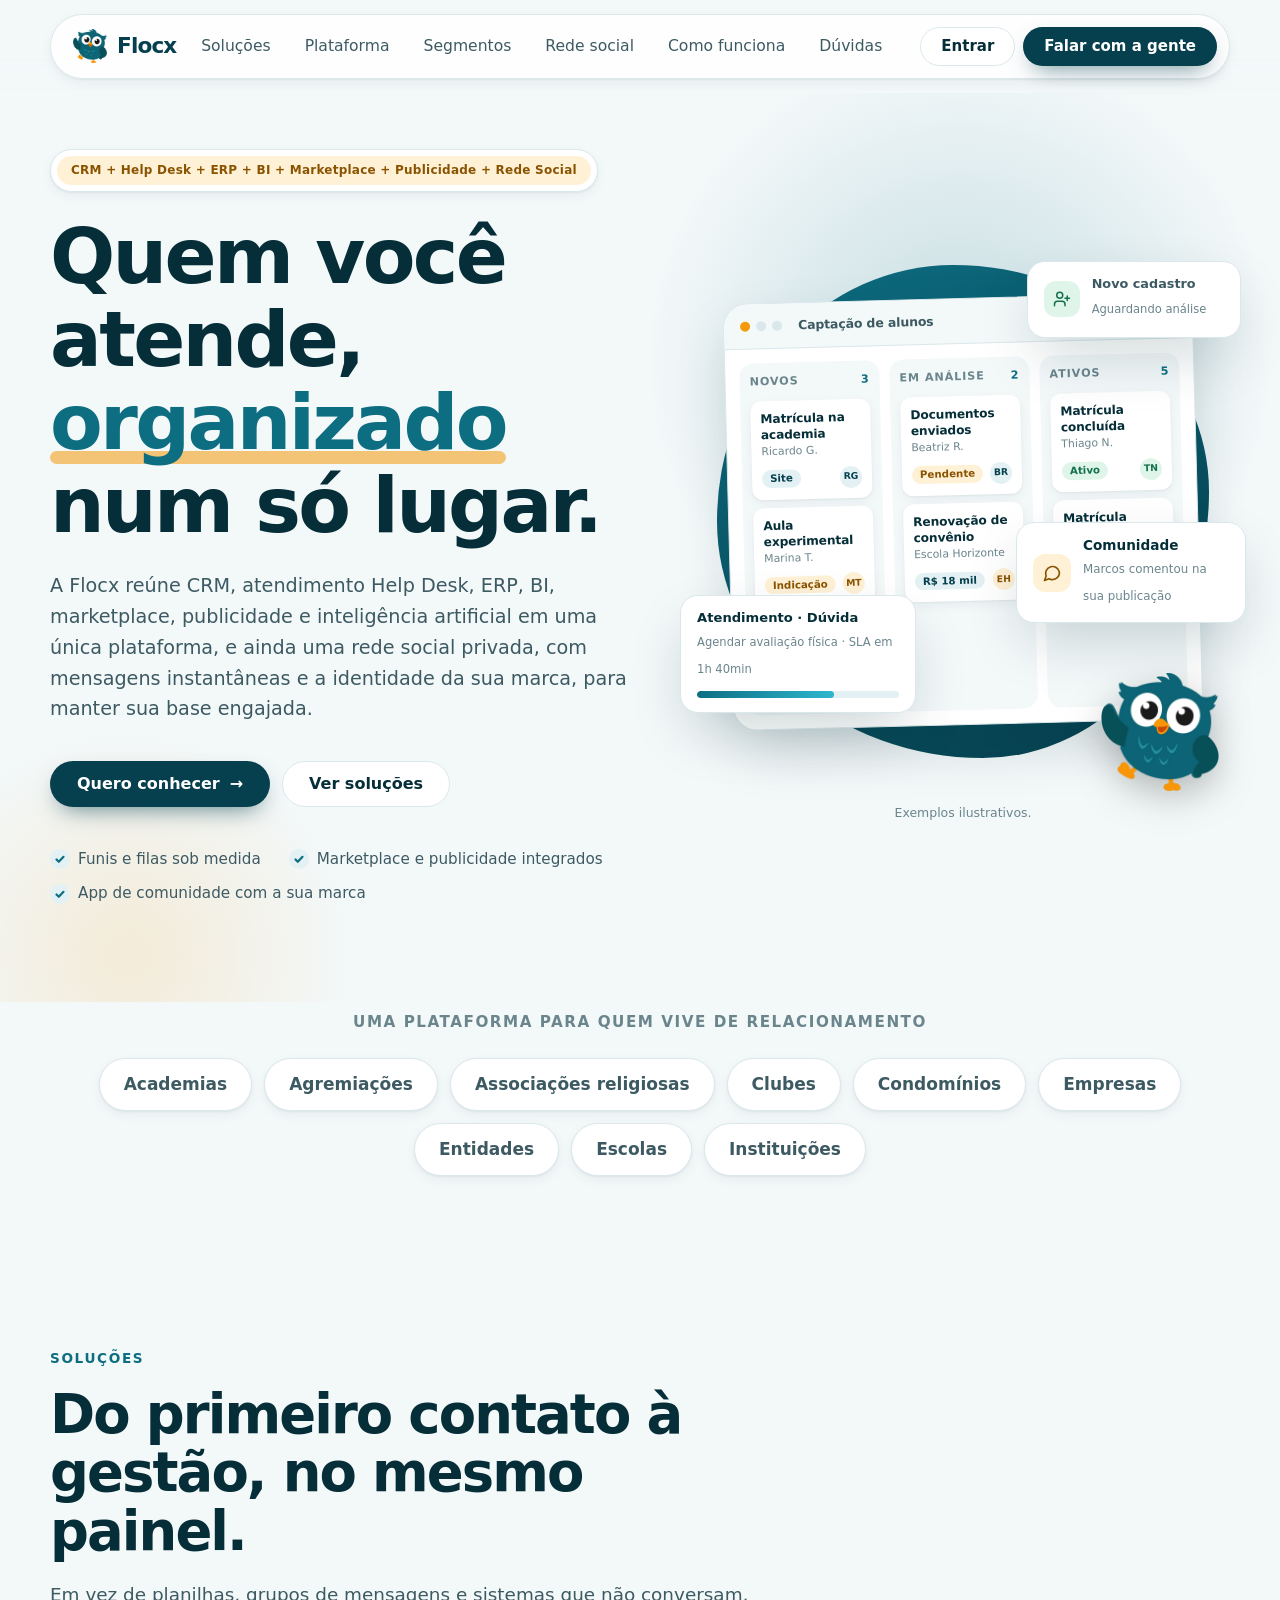
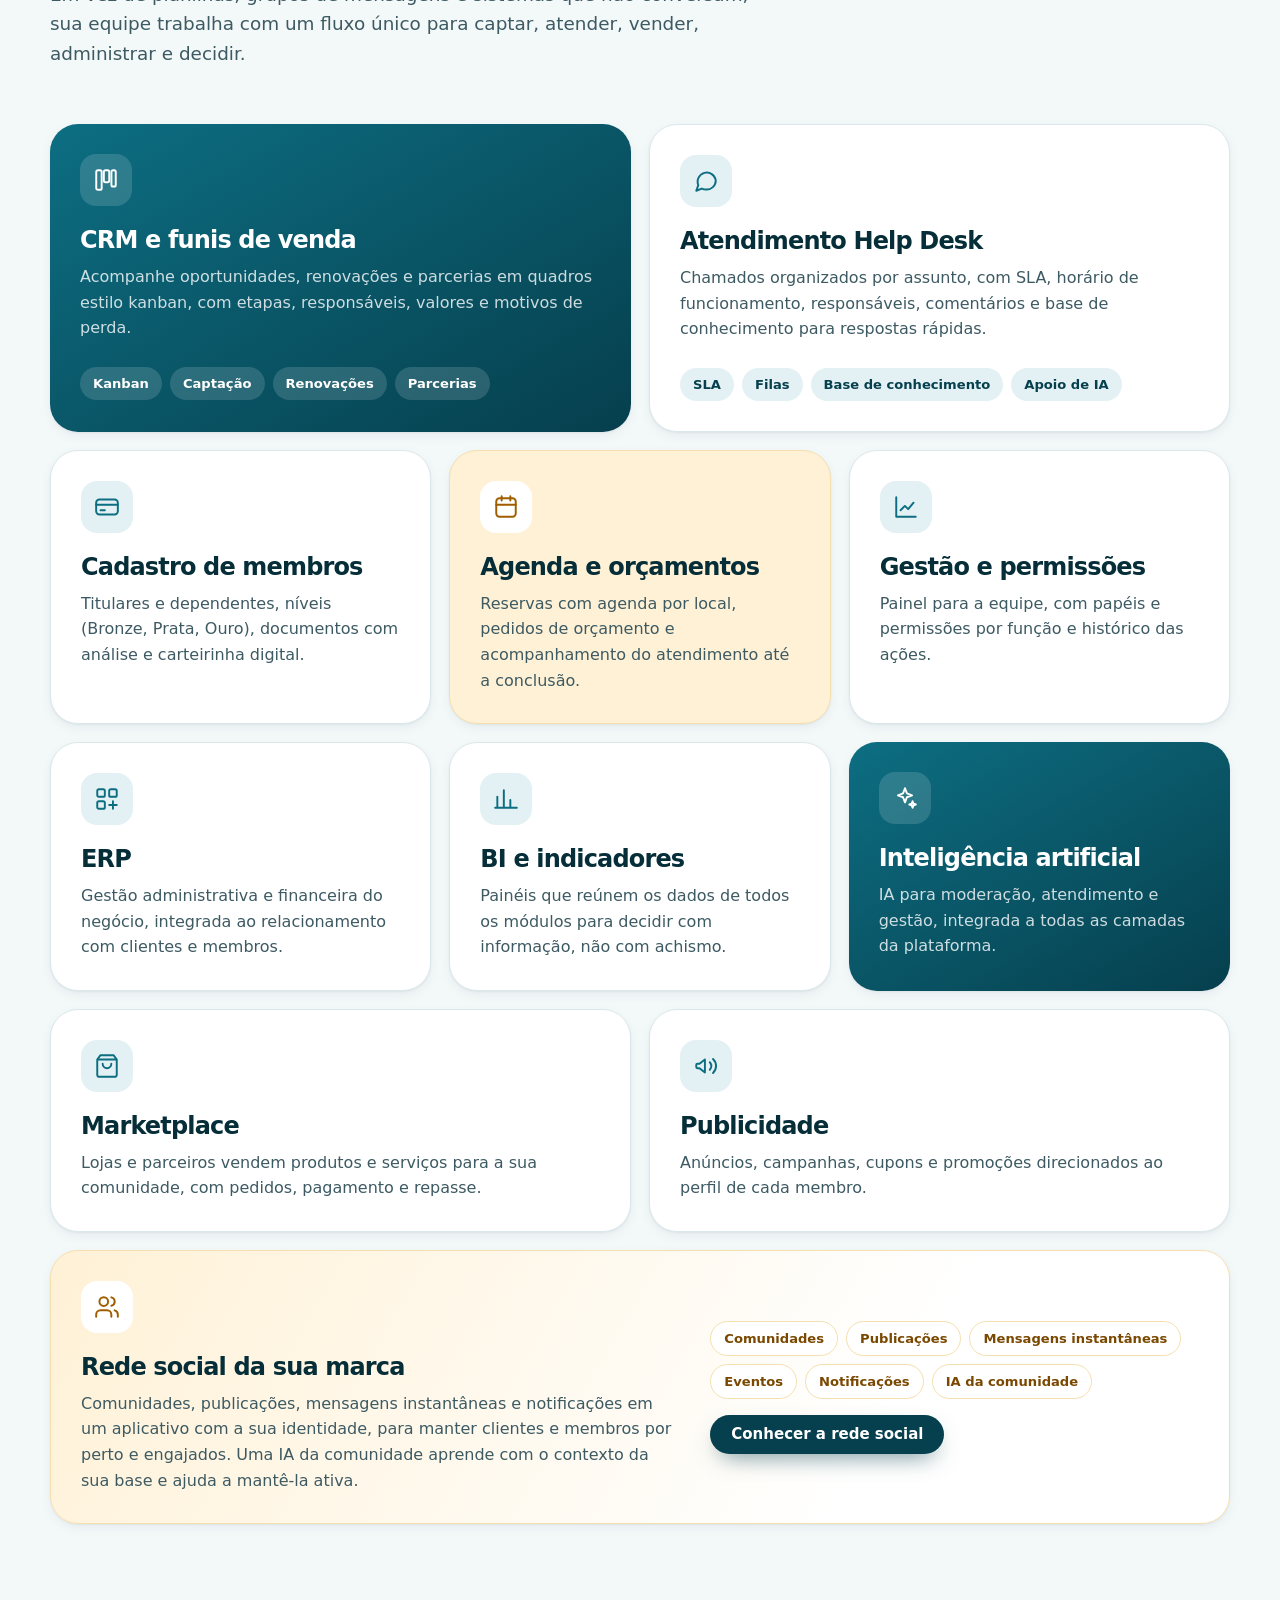
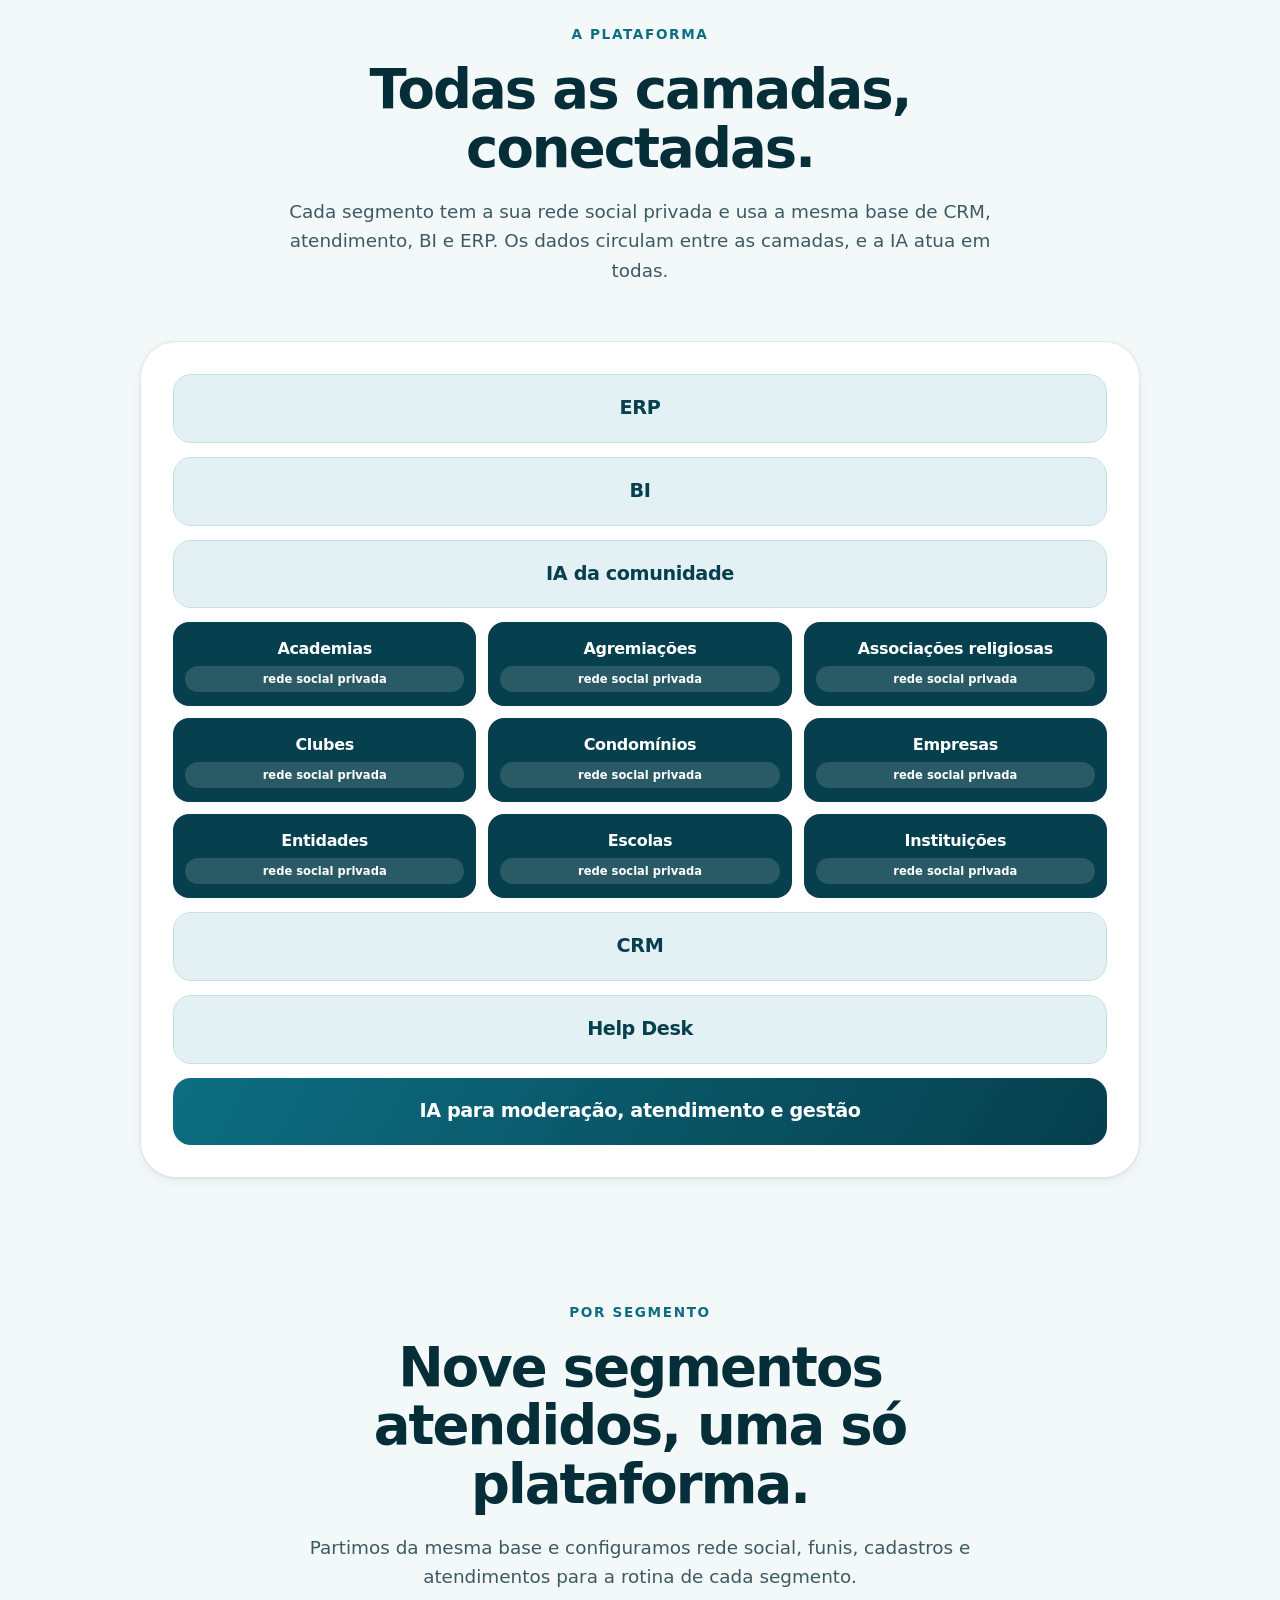
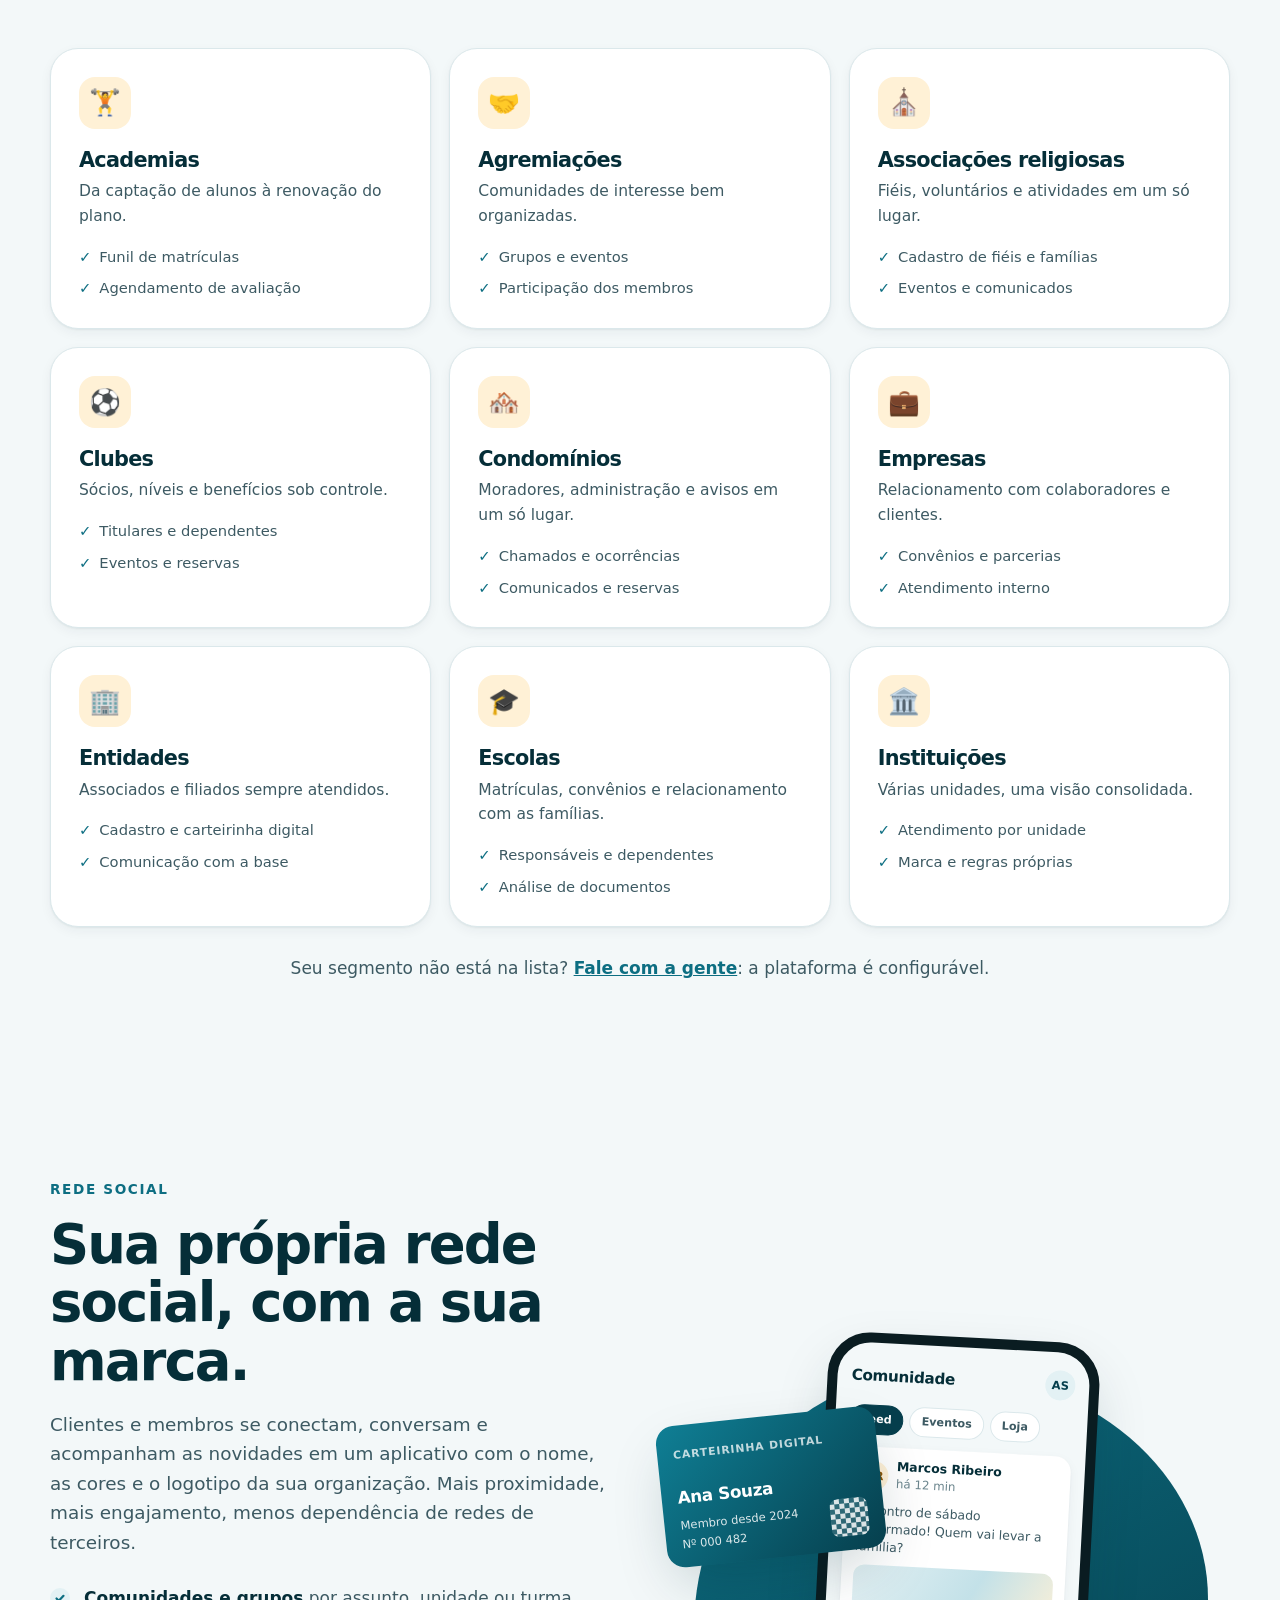
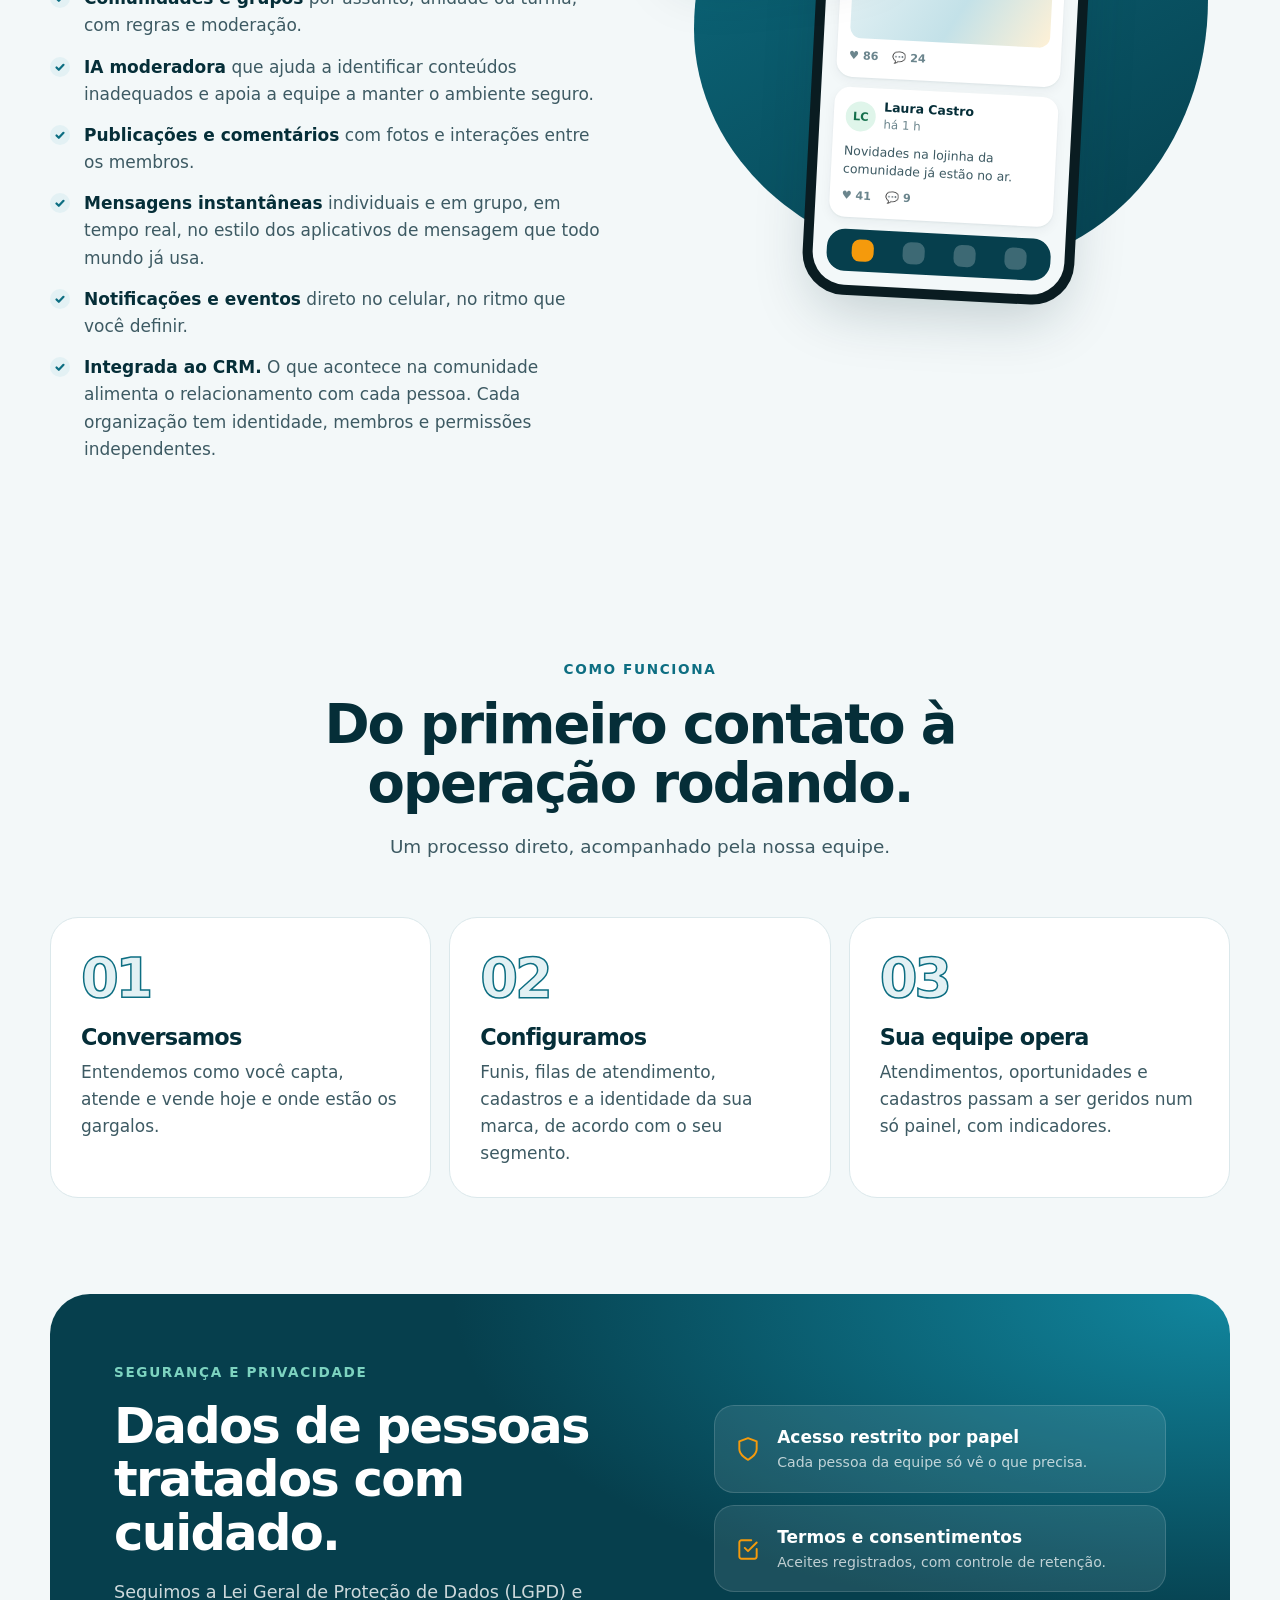
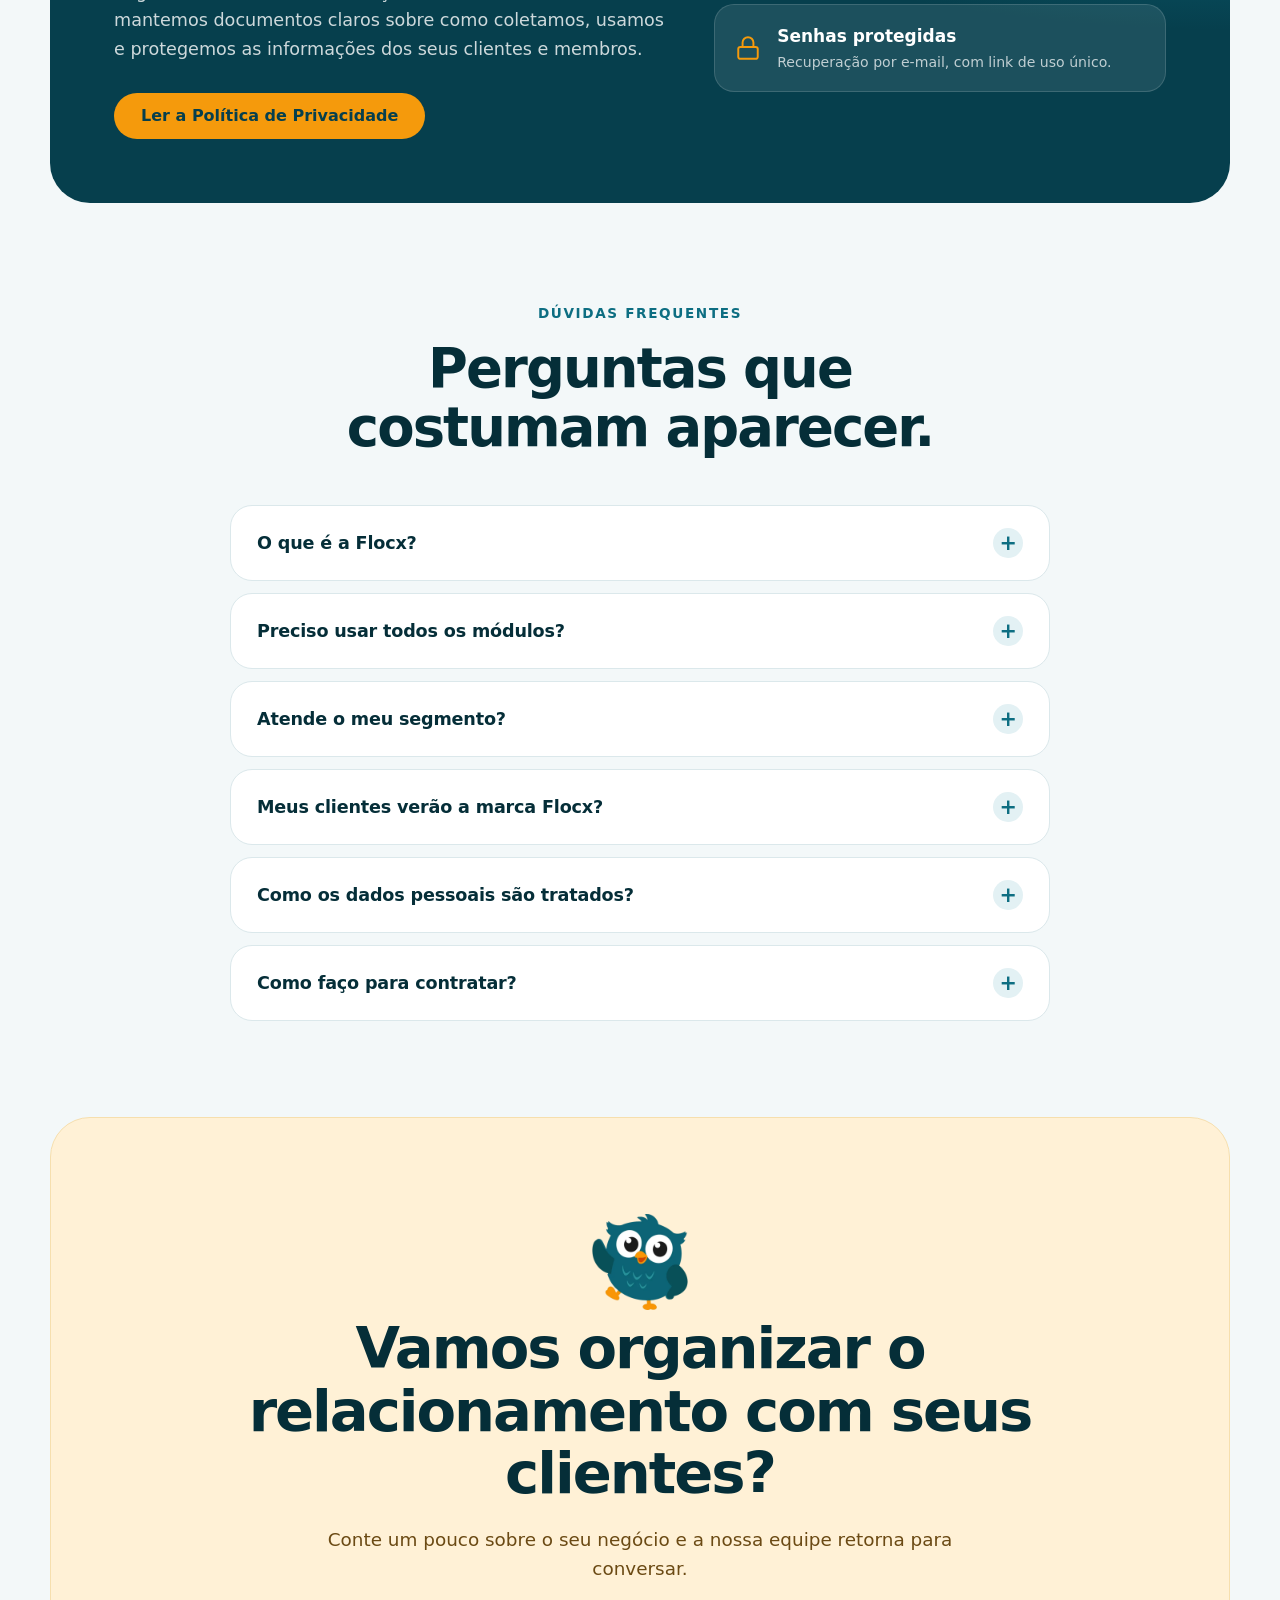
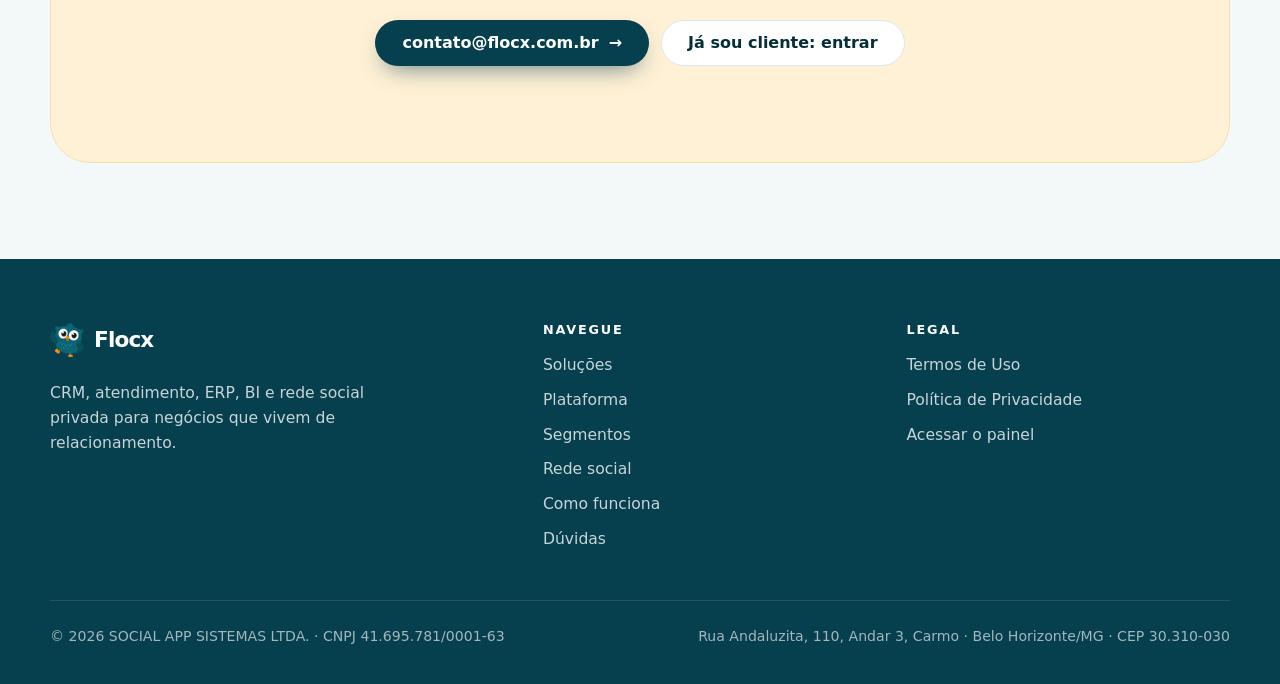
<file: index.html>
<!doctype html>
<html lang="pt-BR">
<head>
  <meta charset="utf-8">
  <meta name="viewport" content="width=device-width, initial-scale=1">
  <title>Flocx — CRM, atendimento, ERP e BI para o seu negócio</title>
  <meta name="description" content="Flocx reúne CRM, atendimento Help Desk, ERP, BI, IA e rede social privada em uma só plataforma, para academias, agremiações, associações religiosas, clubes, condomínios, empresas, entidades, escolas e instituições.">
  <meta name="theme-color" content="#063f4d">
  <link rel="canonical" href="https://www.flocx.com.br/">
  <link rel="icon" type="image/png" href="assets/flocx-mark.png">
  <meta property="og:type" content="website">
  <meta property="og:locale" content="pt_BR">
  <meta property="og:title" content="Flocx — CRM, atendimento, ERP e BI para o seu negócio">
  <meta property="og:description" content="CRM, atendimento Help Desk, ERP, BI e rede social privada em uma só plataforma, com a identidade da sua marca.">
  <meta property="og:url" content="https://www.flocx.com.br/">
  <meta property="og:image" content="https://www.flocx.com.br/assets/flocx-mascot.webp">
  <link rel="stylesheet" href="css/style.css">
</head>
<body>
  <a class="skip" href="#conteudo">Ir para o conteúdo</a>

  <header class="header">
    <div class="wrap">
      <nav class="nav" aria-label="Principal">
        <a class="brand" href="#topo" aria-label="Flocx — início">
          <img src="assets/flocx-mark.png" alt="" width="34" height="34">Flocx
        </a>
        <input class="nav-toggle" type="checkbox" id="menu" aria-label="Abrir menu">
        <label class="nav-burger" for="menu" aria-hidden="true"><span></span></label>
        <div class="nav-links">
          <a href="#solucoes">Soluções</a>
          <a href="#plataforma">Plataforma</a>
          <a href="#segmentos">Segmentos</a>
          <a href="#comunidade">Rede social</a>
          <a href="#como-funciona">Como funciona</a>
          <a href="#faq">Dúvidas</a>
        </div>
        <div class="nav-actions">
          <a class="btn btn-ghost btn-sm" href="https://app.flocx.com.br">Entrar</a>
          <a class="btn btn-primary btn-sm" href="#contato">Falar com a gente</a>
        </div>
      </nav>
    </div>
  </header>

  <main id="conteudo">
    <!-- HERO -->
    <section class="hero" id="topo">
      <div class="wrap hero-grid">
        <div>
          <span class="pill"><b>CRM + Help Desk + ERP + BI + Marketplace + Publicidade + Rede Social</b></span>
          <h1>Quem você atende, <em>organizado</em> num só lugar.</h1>
          <p class="lead">A Flocx reúne CRM, atendimento Help Desk, ERP, BI, marketplace, publicidade e inteligência artificial em uma única plataforma, e ainda uma rede social privada, com mensagens instantâneas e a identidade da sua marca, para manter sua base engajada.</p>
          <div class="hero-cta">
            <a class="btn btn-primary" href="#contato">Quero conhecer <span class="arrow" aria-hidden="true">→</span></a>
            <a class="btn btn-ghost" href="#solucoes">Ver soluções</a>
          </div>
          <ul class="hero-meta">
            <li><span class="check"><svg viewBox="0 0 12 12" fill="none" stroke="currentColor" stroke-width="2.2" stroke-linecap="round" stroke-linejoin="round"><path d="M2.5 6.5l2.3 2.3 4.7-5"/></svg></span>Funis e filas sob medida</li>
            <li><span class="check"><svg viewBox="0 0 12 12" fill="none" stroke="currentColor" stroke-width="2.2" stroke-linecap="round" stroke-linejoin="round"><path d="M2.5 6.5l2.3 2.3 4.7-5"/></svg></span>Marketplace e publicidade integrados</li>
            <li><span class="check"><svg viewBox="0 0 12 12" fill="none" stroke="currentColor" stroke-width="2.2" stroke-linecap="round" stroke-linejoin="round"><path d="M2.5 6.5l2.3 2.3 4.7-5"/></svg></span>App de comunidade com a sua marca</li>
          </ul>
        </div>

        <div>
          <div class="stage" aria-hidden="true">
            <div class="dash">
              <div class="dash-bar"><i></i><i></i><i></i><b>Captação de alunos</b></div>
              <div class="dash-body">
                <div class="col">
                  <h5>Novos <span>3</span></h5>
                  <div class="kcard"><b>Matrícula na academia</b><small>Ricardo G.</small><div class="tags"><span class="tag-s">Site</span><span class="avatar">RG</span></div></div>
                  <div class="kcard"><b>Aula experimental</b><small>Marina T.</small><div class="tags"><span class="tag-s w">Indicação</span><span class="avatar a2">MT</span></div></div>
                  <div class="kcard"><b>Plano família</b><small>Carlos L.</small><div class="tags"><span class="tag-s">Site</span><span class="avatar a3">CL</span></div></div>
                </div>
                <div class="col">
                  <h5>Em análise <span>2</span></h5>
                  <div class="kcard"><b>Documentos enviados</b><small>Beatriz R.</small><div class="tags"><span class="tag-s w">Pendente</span><span class="avatar">BR</span></div></div>
                  <div class="kcard"><b>Renovação de convênio</b><small>Escola Horizonte</small><div class="tags"><span class="tag-s">R$ 18 mil</span><span class="avatar a2">EH</span></div></div>
                </div>
                <div class="col">
                  <h5>Ativos <span>5</span></h5>
                  <div class="kcard"><b>Matrícula concluída</b><small>Thiago N.</small><div class="tags"><span class="tag-s g">Ativo</span><span class="avatar a3">TN</span></div></div>
                  <div class="kcard"><b>Matrícula concluída</b><small>Laura C.</small><div class="tags"><span class="tag-s g">Ativo</span><span class="avatar">LC</span></div></div>
                </div>
              </div>
            </div>

            <div class="float lead">
              <span class="dot"><svg width="18" height="18" viewBox="0 0 24 24" fill="none" stroke="currentColor" stroke-width="2" stroke-linecap="round" stroke-linejoin="round"><path d="M16 21v-2a4 4 0 00-4-4H6a4 4 0 00-4 4v2M9 11a4 4 0 100-8 4 4 0 000 8zM19 8v6M22 11h-6"/></svg></span>
              <div><b>Novo cadastro</b><span>Aguardando análise</span></div>
            </div>
            <div class="float sla">
              <b>Atendimento · Dúvida</b>
              <span>Agendar avaliação física · SLA em 1h 40min</span>
              <div class="bar"><i></i></div>
            </div>
            <div class="float notif" style="right:-3%;bottom:30%"><span class="dot"><svg width="20" height="20" viewBox="0 0 24 24" fill="none" stroke="currentColor" stroke-width="2" stroke-linecap="round" stroke-linejoin="round"><path d="M21 11.5a8.4 8.4 0 01-9 8.4 8.5 8.5 0 01-3.8-.9L3 21l1.9-5.2A8.4 8.4 0 1121 11.5z"/></svg></span><div><b>Comunidade</b><span>Marcos comentou na sua publicação</span></div></div>
            <img class="mascot" src="assets/flocx-mascot.webp" alt="" width="118" height="118" style="left:auto;right:2%">
          </div>
          <p class="caption">Exemplos ilustrativos.</p>
        </div>
      </div>
    </section>

    <!-- SEGMENTOS (faixa) -->
    <section class="band" aria-label="Para quem é">
      <div class="wrap">
        <p>Uma plataforma para quem vive de relacionamento</p>
        <ul>
          <li>Academias</li>
          <li>Agremiações</li>
          <li>Associações religiosas</li>
          <li>Clubes</li>
          <li>Condomínios</li>
          <li>Empresas</li>
          <li>Entidades</li>
          <li>Escolas</li>
          <li>Instituições</li>
        </ul>
      </div>
    </section>

    <!-- SOLUÇÕES -->
    <section class="section" id="solucoes">
      <div class="wrap">
        <div class="section-head">
          <span class="eyebrow">Soluções</span>
          <h2>Do primeiro contato à gestão, no mesmo painel.</h2>
          <p>Em vez de planilhas, grupos de mensagens e sistemas que não conversam, sua equipe trabalha com um fluxo único para captar, atender, vender, administrar e decidir.</p>
        </div>

        <div class="bento">
          <article class="tile dark t-lg">
            <span class="ico"><svg viewBox="0 0 24 24" fill="none" stroke="currentColor" stroke-width="1.8" stroke-linecap="round" stroke-linejoin="round"><rect x="3" y="3" width="5" height="18" rx="1.5"/><rect x="10" y="3" width="5" height="11" rx="1.5"/><rect x="17" y="3" width="4" height="15" rx="1.5"/></svg></span>
            <h3>CRM e funis de venda</h3>
            <p>Acompanhe oportunidades, renovações e parcerias em quadros estilo kanban, com etapas, responsáveis, valores e motivos de perda.</p>
            <div class="mini"><span>Kanban</span><span>Captação</span><span>Renovações</span><span>Parcerias</span></div>
          </article>

          <article class="tile t-lg">
            <span class="ico"><svg viewBox="0 0 24 24" fill="none" stroke="currentColor" stroke-width="1.8" stroke-linecap="round" stroke-linejoin="round"><path d="M21 11.5a8.4 8.4 0 01-9 8.4 8.5 8.5 0 01-3.8-.9L3 21l1.9-5.2A8.4 8.4 0 1121 11.5z"/></svg></span>
            <h3>Atendimento Help Desk</h3>
            <p>Chamados organizados por assunto, com SLA, horário de funcionamento, responsáveis, comentários e base de conhecimento para respostas rápidas.</p>
            <div class="mini"><span>SLA</span><span>Filas</span><span>Base de conhecimento</span><span>Apoio de IA</span></div>
          </article>

          <article class="tile t-md">
            <span class="ico"><svg viewBox="0 0 24 24" fill="none" stroke="currentColor" stroke-width="1.8" stroke-linecap="round" stroke-linejoin="round"><rect x="2" y="5" width="20" height="14" rx="3"/><path d="M2 10h20M6 15h4"/></svg></span>
            <h3>Cadastro de membros</h3>
            <p>Titulares e dependentes, níveis (Bronze, Prata, Ouro), documentos com análise e carteirinha digital.</p>
          </article>

          <article class="tile warm t-md">
            <span class="ico"><svg viewBox="0 0 24 24" fill="none" stroke="currentColor" stroke-width="1.8" stroke-linecap="round" stroke-linejoin="round"><rect x="3" y="4" width="18" height="17" rx="3"/><path d="M8 2v4M16 2v4M3 10h18"/></svg></span>
            <h3>Agenda e orçamentos</h3>
            <p>Reservas com agenda por local, pedidos de orçamento e acompanhamento do atendimento até a conclusão.</p>
          </article>

          <article class="tile t-md">
            <span class="ico"><svg viewBox="0 0 24 24" fill="none" stroke="currentColor" stroke-width="1.8" stroke-linecap="round" stroke-linejoin="round"><path d="M3 3v18h18M7 15l4-4 3 3 5-6"/></svg></span>
            <h3>Gestão e permissões</h3>
            <p>Painel para a equipe, com papéis e permissões por função e histórico das ações.</p>
          </article>

          <article class="tile t-md">
            <span class="ico"><svg viewBox="0 0 24 24" fill="none" stroke="currentColor" stroke-width="1.8" stroke-linecap="round" stroke-linejoin="round"><rect x="3" y="3" width="7" height="7" rx="1.5"/><rect x="14" y="3" width="7" height="7" rx="1.5"/><rect x="3" y="14" width="7" height="7" rx="1.5"/><path d="M14 17.5h7M17.5 14v7"/></svg></span>
            <h3>ERP</h3>
            <p>Gestão administrativa e financeira do negócio, integrada ao relacionamento com clientes e membros.</p>
          </article>

          <article class="tile t-md">
            <span class="ico"><svg viewBox="0 0 24 24" fill="none" stroke="currentColor" stroke-width="1.8" stroke-linecap="round" stroke-linejoin="round"><path d="M4 20V10M10 20V4M16 20v-7M22 20H2"/></svg></span>
            <h3>BI e indicadores</h3>
            <p>Painéis que reúnem os dados de todos os módulos para decidir com informação, não com achismo.</p>
          </article>

          <article class="tile dark t-md">
            <span class="ico"><svg viewBox="0 0 24 24" fill="none" stroke="currentColor" stroke-width="1.8" stroke-linecap="round" stroke-linejoin="round"><path d="M12 3l1.8 4.7L18.5 9.5l-4.7 1.8L12 16l-1.8-4.7L5.5 9.5l4.7-1.8zM19 15l.8 2.2L22 18l-2.2.8L19 21l-.8-2.2L16 18l2.2-.8z"/></svg></span>
            <h3>Inteligência artificial</h3>
            <p>IA para moderação, atendimento e gestão, integrada a todas as camadas da plataforma.</p>
          </article>

          <article class="tile t-lg">
            <span class="ico"><svg viewBox="0 0 24 24" fill="none" stroke="currentColor" stroke-width="1.8" stroke-linecap="round" stroke-linejoin="round"><path d="M6 2L3 6v14a2 2 0 002 2h14a2 2 0 002-2V6l-3-4zM3 6h18M16 10a4 4 0 01-8 0"/></svg></span>
            <h3>Marketplace</h3>
            <p>Lojas e parceiros vendem produtos e serviços para a sua comunidade, com pedidos, pagamento e repasse.</p>
          </article>

          <article class="tile t-lg">
            <span class="ico"><svg viewBox="0 0 24 24" fill="none" stroke="currentColor" stroke-width="1.8" stroke-linecap="round" stroke-linejoin="round"><path d="M3 11v2a1 1 0 001 1h2l5 4V6L6 10H4a1 1 0 00-1 1zM15.5 8.5a5 5 0 010 7M18.5 5.5a9 9 0 010 13"/></svg></span>
            <h3>Publicidade</h3>
            <p>Anúncios, campanhas, cupons e promoções direcionados ao perfil de cada membro.</p>
          </article>


          <article class="tile social t-full">
            <div>
              <span class="ico"><svg viewBox="0 0 24 24" fill="none" stroke="currentColor" stroke-width="1.8" stroke-linecap="round" stroke-linejoin="round"><path d="M16 21v-2a4 4 0 00-4-4H6a4 4 0 00-4 4v2M9 11a4 4 0 100-8 4 4 0 000 8zM22 21v-2a4 4 0 00-3-3.9M16 3.1a4 4 0 010 7.8"/></svg></span>
              <h3>Rede social da sua marca</h3>
              <p>Comunidades, publicações, mensagens instantâneas e notificações em um aplicativo com a sua identidade, para manter clientes e membros por perto e engajados. Uma IA da comunidade aprende com o contexto da sua base e ajuda a mantê-la ativa.</p>
            </div>
            <div class="mini"><span>Comunidades</span><span>Publicações</span><span>Mensagens instantâneas</span><span>Eventos</span><span>Notificações</span><span>IA da comunidade</span><a class="btn btn-primary btn-sm" href="#comunidade">Conhecer a rede social</a></div>
          </article>
        </div>
      </div>
    </section>

    <!-- PLATAFORMA EM CAMADAS -->
    <section class="section" id="plataforma" style="padding-top:0">
      <div class="wrap">
        <div class="section-head center">
          <span class="eyebrow">A plataforma</span>
          <h2>Todas as camadas, conectadas.</h2>
          <p>Cada segmento tem a sua rede social privada e usa a mesma base de CRM, atendimento, BI e ERP. Os dados circulam entre as camadas, e a IA atua em todas.</p>
        </div>
        <div class="layers" role="img" aria-label="Camadas da plataforma: ERP, BI e IA da comunidade acima; segmentos, cada um com sua rede social privada; CRM, Help Desk e IA para moderação, atendimento e gestão abaixo.">
          <div class="layer">ERP</div>
          <div class="layer">BI</div>
          <div class="layer">IA da comunidade</div>
          <div class="seg-row">
            <div><b>Academias</b><span>rede social privada</span></div>
            <div><b>Agremiações</b><span>rede social privada</span></div>
            <div><b>Associações religiosas</b><span>rede social privada</span></div>
            <div><b>Clubes</b><span>rede social privada</span></div>
            <div><b>Condomínios</b><span>rede social privada</span></div>
            <div><b>Empresas</b><span>rede social privada</span></div>
            <div><b>Entidades</b><span>rede social privada</span></div>
            <div><b>Escolas</b><span>rede social privada</span></div>
            <div><b>Instituições</b><span>rede social privada</span></div>
          </div>
          <div class="layer">CRM</div>
          <div class="layer">Help Desk</div>
          <div class="layer ai">IA para moderação, atendimento e gestão</div>
        </div>
      </div>
    </section>

    <!-- SEGMENTOS -->
    <section class="section" id="segmentos" style="padding-top:24px">
      <div class="wrap">
        <div class="section-head center">
          <span class="eyebrow">Por segmento</span>
          <h2>Nove segmentos atendidos, uma só plataforma.</h2>
          <p>Partimos da mesma base e configuramos rede social, funis, cadastros e atendimentos para a rotina de cada segmento.</p>
        </div>
        <div class="seg-grid">
          <article class="seg">
            <span class="emoji" aria-hidden="true">🏋️</span>
            <h3>Academias</h3>
            <p>Da captação de alunos à renovação do plano.</p>
            <ul><li>Funil de matrículas</li><li>Agendamento de avaliação</li></ul>
          </article>
          <article class="seg">
            <span class="emoji" aria-hidden="true">🤝</span>
            <h3>Agremiações</h3>
            <p>Comunidades de interesse bem organizadas.</p>
            <ul><li>Grupos e eventos</li><li>Participação dos membros</li></ul>
          </article>
          <article class="seg">
            <span class="emoji" aria-hidden="true">⛪</span>
            <h3>Associações religiosas</h3>
            <p>Fiéis, voluntários e atividades em um só lugar.</p>
            <ul><li>Cadastro de fiéis e famílias</li><li>Eventos e comunicados</li></ul>
          </article>
          <article class="seg">
            <span class="emoji" aria-hidden="true">⚽</span>
            <h3>Clubes</h3>
            <p>Sócios, níveis e benefícios sob controle.</p>
            <ul><li>Titulares e dependentes</li><li>Eventos e reservas</li></ul>
          </article>
          <article class="seg">
            <span class="emoji" aria-hidden="true">🏘️</span>
            <h3>Condomínios</h3>
            <p>Moradores, administração e avisos em um só lugar.</p>
            <ul><li>Chamados e ocorrências</li><li>Comunicados e reservas</li></ul>
          </article>
          <article class="seg">
            <span class="emoji" aria-hidden="true">💼</span>
            <h3>Empresas</h3>
            <p>Relacionamento com colaboradores e clientes.</p>
            <ul><li>Convênios e parcerias</li><li>Atendimento interno</li></ul>
          </article>
          <article class="seg">
            <span class="emoji" aria-hidden="true">🏢</span>
            <h3>Entidades</h3>
            <p>Associados e filiados sempre atendidos.</p>
            <ul><li>Cadastro e carteirinha digital</li><li>Comunicação com a base</li></ul>
          </article>
          <article class="seg">
            <span class="emoji" aria-hidden="true">🎓</span>
            <h3>Escolas</h3>
            <p>Matrículas, convênios e relacionamento com as famílias.</p>
            <ul><li>Responsáveis e dependentes</li><li>Análise de documentos</li></ul>
          </article>
          <article class="seg">
            <span class="emoji" aria-hidden="true">🏛️</span>
            <h3>Instituições</h3>
            <p>Várias unidades, uma visão consolidada.</p>
            <ul><li>Atendimento por unidade</li><li>Marca e regras próprias</li></ul>
          </article>
        </div>
        <p class="seg-note">Seu segmento não está na lista? <a href="#contato">Fale com a gente</a>: a plataforma é configurável.</p>
      </div>
    </section>

    <!-- COMUNIDADE (segundo plano) -->
    <section class="section" id="comunidade">
      <div class="wrap split">
        <div>
          <span class="eyebrow">Rede social</span>
          <div class="section-head" style="margin-top:0">
            <h2>Sua própria rede social, com a sua marca.</h2>
            <p>Clientes e membros se conectam, conversam e acompanham as novidades em um aplicativo com o nome, as cores e o logotipo da sua organização. Mais proximidade, mais engajamento, menos dependência de redes de terceiros.</p>
          </div>
          <ul class="ticks">
            <li><span class="check"><svg viewBox="0 0 12 12" fill="none" stroke="currentColor" stroke-width="2.2" stroke-linecap="round" stroke-linejoin="round"><path d="M2.5 6.5l2.3 2.3 4.7-5"/></svg></span><span><b>Comunidades e grupos</b> por assunto, unidade ou turma, com regras e moderação.</span></li>
            <li><span class="check"><svg viewBox="0 0 12 12" fill="none" stroke="currentColor" stroke-width="2.2" stroke-linecap="round" stroke-linejoin="round"><path d="M2.5 6.5l2.3 2.3 4.7-5"/></svg></span><span><b>IA moderadora</b> que ajuda a identificar conteúdos inadequados e apoia a equipe a manter o ambiente seguro.</span></li>
            <li><span class="check"><svg viewBox="0 0 12 12" fill="none" stroke="currentColor" stroke-width="2.2" stroke-linecap="round" stroke-linejoin="round"><path d="M2.5 6.5l2.3 2.3 4.7-5"/></svg></span><span><b>Publicações e comentários</b> com fotos e interações entre os membros.</span></li>
            <li><span class="check"><svg viewBox="0 0 12 12" fill="none" stroke="currentColor" stroke-width="2.2" stroke-linecap="round" stroke-linejoin="round"><path d="M2.5 6.5l2.3 2.3 4.7-5"/></svg></span><span><b>Mensagens instantâneas</b> individuais e em grupo, em tempo real, no estilo dos aplicativos de mensagem que todo mundo já usa.</span></li>
            <li><span class="check"><svg viewBox="0 0 12 12" fill="none" stroke="currentColor" stroke-width="2.2" stroke-linecap="round" stroke-linejoin="round"><path d="M2.5 6.5l2.3 2.3 4.7-5"/></svg></span><span><b>Notificações e eventos</b> direto no celular, no ritmo que você definir.</span></li>
            <li><span class="check"><svg viewBox="0 0 12 12" fill="none" stroke="currentColor" stroke-width="2.2" stroke-linecap="round" stroke-linejoin="round"><path d="M2.5 6.5l2.3 2.3 4.7-5"/></svg></span><span><b>Integrada ao CRM.</b> O que acontece na comunidade alimenta o relacionamento com cada pessoa. Cada organização tem identidade, membros e permissões independentes.</span></li>
          </ul>
        </div>
        <div class="stage" aria-hidden="true" style="min-height:520px">
          <div class="phone">
            <div class="screen">
              <div class="screen-top"><strong>Comunidade</strong><span class="avatar">AS</span></div>
              <div class="chips"><span>Feed</span><span>Eventos</span><span>Loja</span></div>
              <div class="post">
                <div class="post-head"><span class="avatar a2">MR</span><div><b>Marcos Ribeiro</b><span>há 12 min</span></div></div>
                <p>Encontro de sábado confirmado! Quem vai levar a família?</p>
                <div class="post-img"></div>
                <div class="post-foot"><span>♥ 86</span><span>💬 24</span></div>
              </div>
              <div class="post">
                <div class="post-head"><span class="avatar a3">LC</span><div><b>Laura Castro</b><span>há 1 h</span></div></div>
                <p>Novidades na lojinha da comunidade já estão no ar.</p>
                <div class="post-foot"><span>♥ 41</span><span>💬 9</span></div>
              </div>
              <div class="tabbar"><i></i><i></i><i></i><i></i></div>
            </div>
          </div>
          <div class="float card">
            <small>Carteirinha digital</small>
            <strong>Ana Souza</strong>
            <div class="row"><span>Membro desde 2024<br>Nº 000 482</span><span class="qr"></span></div>
          </div>
        </div>
      </div>
    </section>

    <!-- COMO FUNCIONA -->
    <section class="section" id="como-funciona">
      <div class="wrap">
        <div class="section-head center">
          <span class="eyebrow">Como funciona</span>
          <h2>Do primeiro contato à operação rodando.</h2>
          <p>Um processo direto, acompanhado pela nossa equipe.</p>
        </div>
        <ol class="steps">
          <li class="step"><h3>Conversamos</h3><p>Entendemos como você capta, atende e vende hoje e onde estão os gargalos.</p></li>
          <li class="step"><h3>Configuramos</h3><p>Funis, filas de atendimento, cadastros e a identidade da sua marca, de acordo com o seu segmento.</p></li>
          <li class="step"><h3>Sua equipe opera</h3><p>Atendimentos, oportunidades e cadastros passam a ser geridos num só painel, com indicadores.</p></li>
        </ol>
      </div>
    </section>

    <!-- SEGURANÇA -->
    <section class="trust" id="seguranca">
      <div class="wrap">
        <div class="trust-box">
          <div>
            <span class="eyebrow" style="color:#7dd3c0">Segurança e privacidade</span>
            <h2 style="margin-top:14px">Dados de pessoas tratados com cuidado.</h2>
            <p>Seguimos a Lei Geral de Proteção de Dados (LGPD) e mantemos documentos claros sobre como coletamos, usamos e protegemos as informações dos seus clientes e membros.</p>
            <a class="btn btn-accent" href="politica-de-privacidade.html">Ler a Política de Privacidade</a>
          </div>
          <ul class="trust-list">
            <li><svg viewBox="0 0 24 24" fill="none" stroke="currentColor" stroke-width="1.8" stroke-linecap="round" stroke-linejoin="round"><path d="M12 22s8-4 8-10V5l-8-3-8 3v7c0 6 8 10 8 10z"/></svg><span>Acesso restrito por papel<small>Cada pessoa da equipe só vê o que precisa.</small></span></li>
            <li><svg viewBox="0 0 24 24" fill="none" stroke="currentColor" stroke-width="1.8" stroke-linecap="round" stroke-linejoin="round"><path d="M9 11l3 3 8-8M20 12v7a2 2 0 01-2 2H6a2 2 0 01-2-2V6a2 2 0 012-2h9"/></svg><span>Termos e consentimentos<small>Aceites registrados, com controle de retenção.</small></span></li>
            <li><svg viewBox="0 0 24 24" fill="none" stroke="currentColor" stroke-width="1.8" stroke-linecap="round" stroke-linejoin="round"><rect x="3" y="11" width="18" height="11" rx="2"/><path d="M7 11V7a5 5 0 0110 0v4"/></svg><span>Senhas protegidas<small>Recuperação por e-mail, com link de uso único.</small></span></li>
          </ul>
        </div>
      </div>
    </section>

    <!-- FAQ -->
    <section class="section" id="faq" style="padding-top:0">
      <div class="wrap">
        <div class="section-head center">
          <span class="eyebrow">Dúvidas frequentes</span>
          <h2>Perguntas que costumam aparecer.</h2>
        </div>
        <div class="faq">
          <details>
            <summary>O que é a Flocx?</summary>
            <p>É uma plataforma de gestão e relacionamento: CRM, atendimento Help Desk, ERP, BI, inteligência artificial e rede social privada, marketplace e publicidade, para academias, agremiações, associações religiosas, clubes, condomínios, empresas, entidades, escolas e instituições. Também inclui uma rede social (comunidades, publicações e conversas) em um app com a identidade da sua marca, integrada ao restante da plataforma.</p>
          </details>
          <details>
            <summary>Preciso usar todos os módulos?</summary>
            <p>Não. Cada organização ativa apenas os recursos que fazem sentido para a sua operação, e pode incluir novos depois.</p>
          </details>
          <details>
            <summary>Atende o meu segmento?</summary>
            <p>Atendemos academias, agremiações, associações religiosas, clubes, condomínios, empresas, entidades, escolas e instituições, e a plataforma é configurável para outros negócios. <a href="#contato">Fale com a gente</a>.</p>
          </details>
          <details>
            <summary>Meus clientes verão a marca Flocx?</summary>
            <p>Não. Aplicativo e portal podem ser configurados com o nome, as cores e o logotipo da sua marca.</p>
          </details>
          <details>
            <summary>Como os dados pessoais são tratados?</summary>
            <p>Conforme a LGPD. Os detalhes estão na <a href="politica-de-privacidade.html">Política de Privacidade</a> e nos <a href="termos-de-uso.html">Termos de Uso</a>.</p>
          </details>
          <details>
            <summary>Como faço para contratar?</summary>
            <p>Escreva para o e-mail indicado na seção abaixo. Retornamos para entender o seu cenário.</p>
          </details>
        </div>
      </div>
    </section>

    <!-- CTA -->
    <section class="cta" id="contato">
      <div class="wrap">
        <div class="cta-box">
          <img src="assets/flocx-mascot.webp" alt="Coruja, mascote da Flocx" width="96" height="96">
          <h2>Vamos organizar o relacionamento com seus clientes?</h2>
          <p>Conte um pouco sobre o seu negócio e a nossa equipe retorna para conversar.</p>
          <div class="hero-cta">
            <a class="btn btn-primary" href="mailto:contato@flocx.com.br?subject=Quero%20conhecer%20a%20Flocx">contato@flocx.com.br <span class="arrow" aria-hidden="true">→</span></a>
            <a class="btn btn-ghost" href="https://app.flocx.com.br">Já sou cliente: entrar</a>
          </div>
        </div>
      </div>
    </section>
  </main>

  <footer class="footer">
    <div class="wrap">
      <div class="footer-grid">
        <div>
          <a class="brand" href="#topo"><img src="assets/flocx-mark.png" alt="" width="34" height="34">Flocx</a>
          <p>CRM, atendimento, ERP, BI e rede social privada para negócios que vivem de relacionamento.</p>
        </div>
        <div>
          <h4>Navegue</h4>
          <ul>
            <li><a href="#solucoes">Soluções</a></li>
            <li><a href="#plataforma">Plataforma</a></li>
            <li><a href="#segmentos">Segmentos</a></li>
            <li><a href="#comunidade">Rede social</a></li>
            <li><a href="#como-funciona">Como funciona</a></li>
            <li><a href="#faq">Dúvidas</a></li>
          </ul>
        </div>
        <div>
          <h4>Legal</h4>
          <ul>
            <li><a href="termos-de-uso.html">Termos de Uso</a></li>
            <li><a href="politica-de-privacidade.html">Política de Privacidade</a></li>
            <li><a href="https://app.flocx.com.br">Acessar o painel</a></li>
          </ul>
        </div>
      </div>
      <div class="legal-line">
        <span>© 2026 SOCIAL APP SISTEMAS LTDA. · CNPJ 41.695.781/0001-63</span>
        <span>Rua Andaluzita, 110, Andar 3, Carmo · Belo Horizonte/MG · CEP 30.310-030</span>
      </div>
    </div>
  </footer>
  <script src="js/menu.js" defer></script>
</body>
</html>
</file>
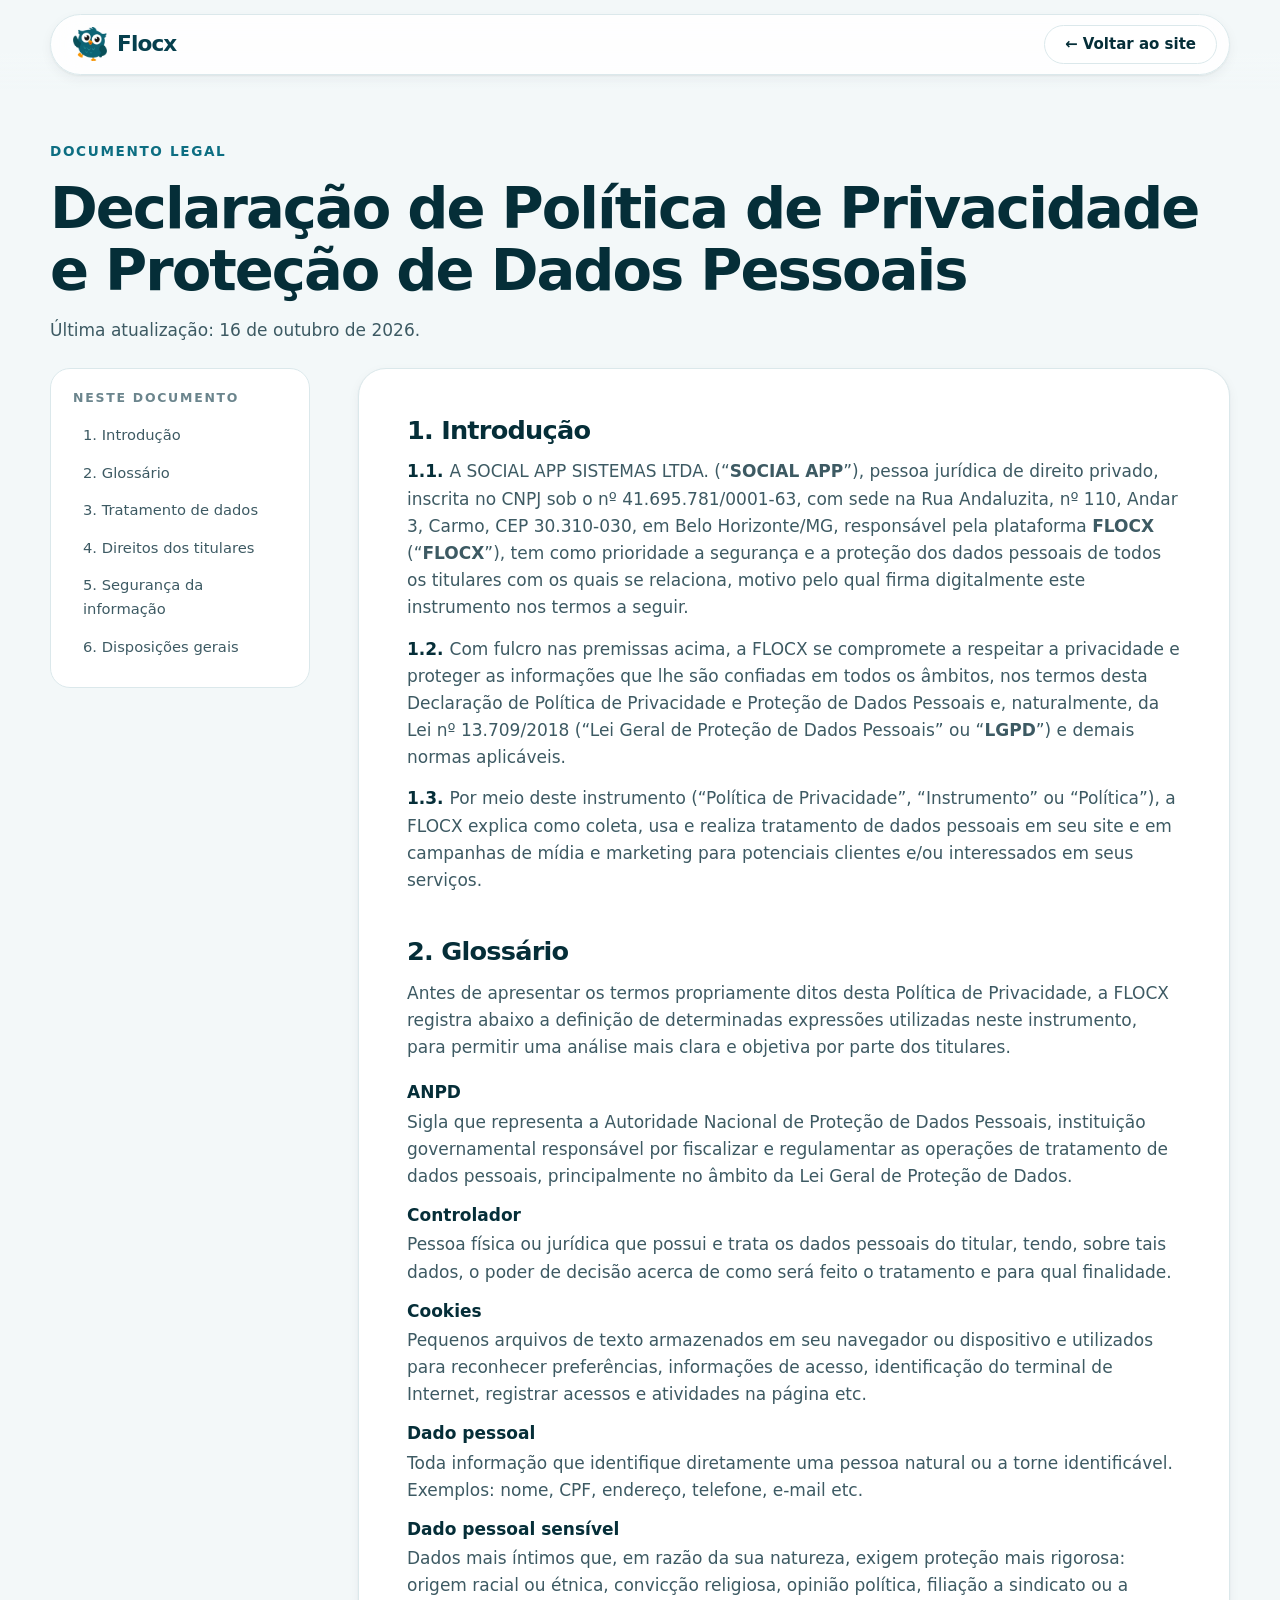
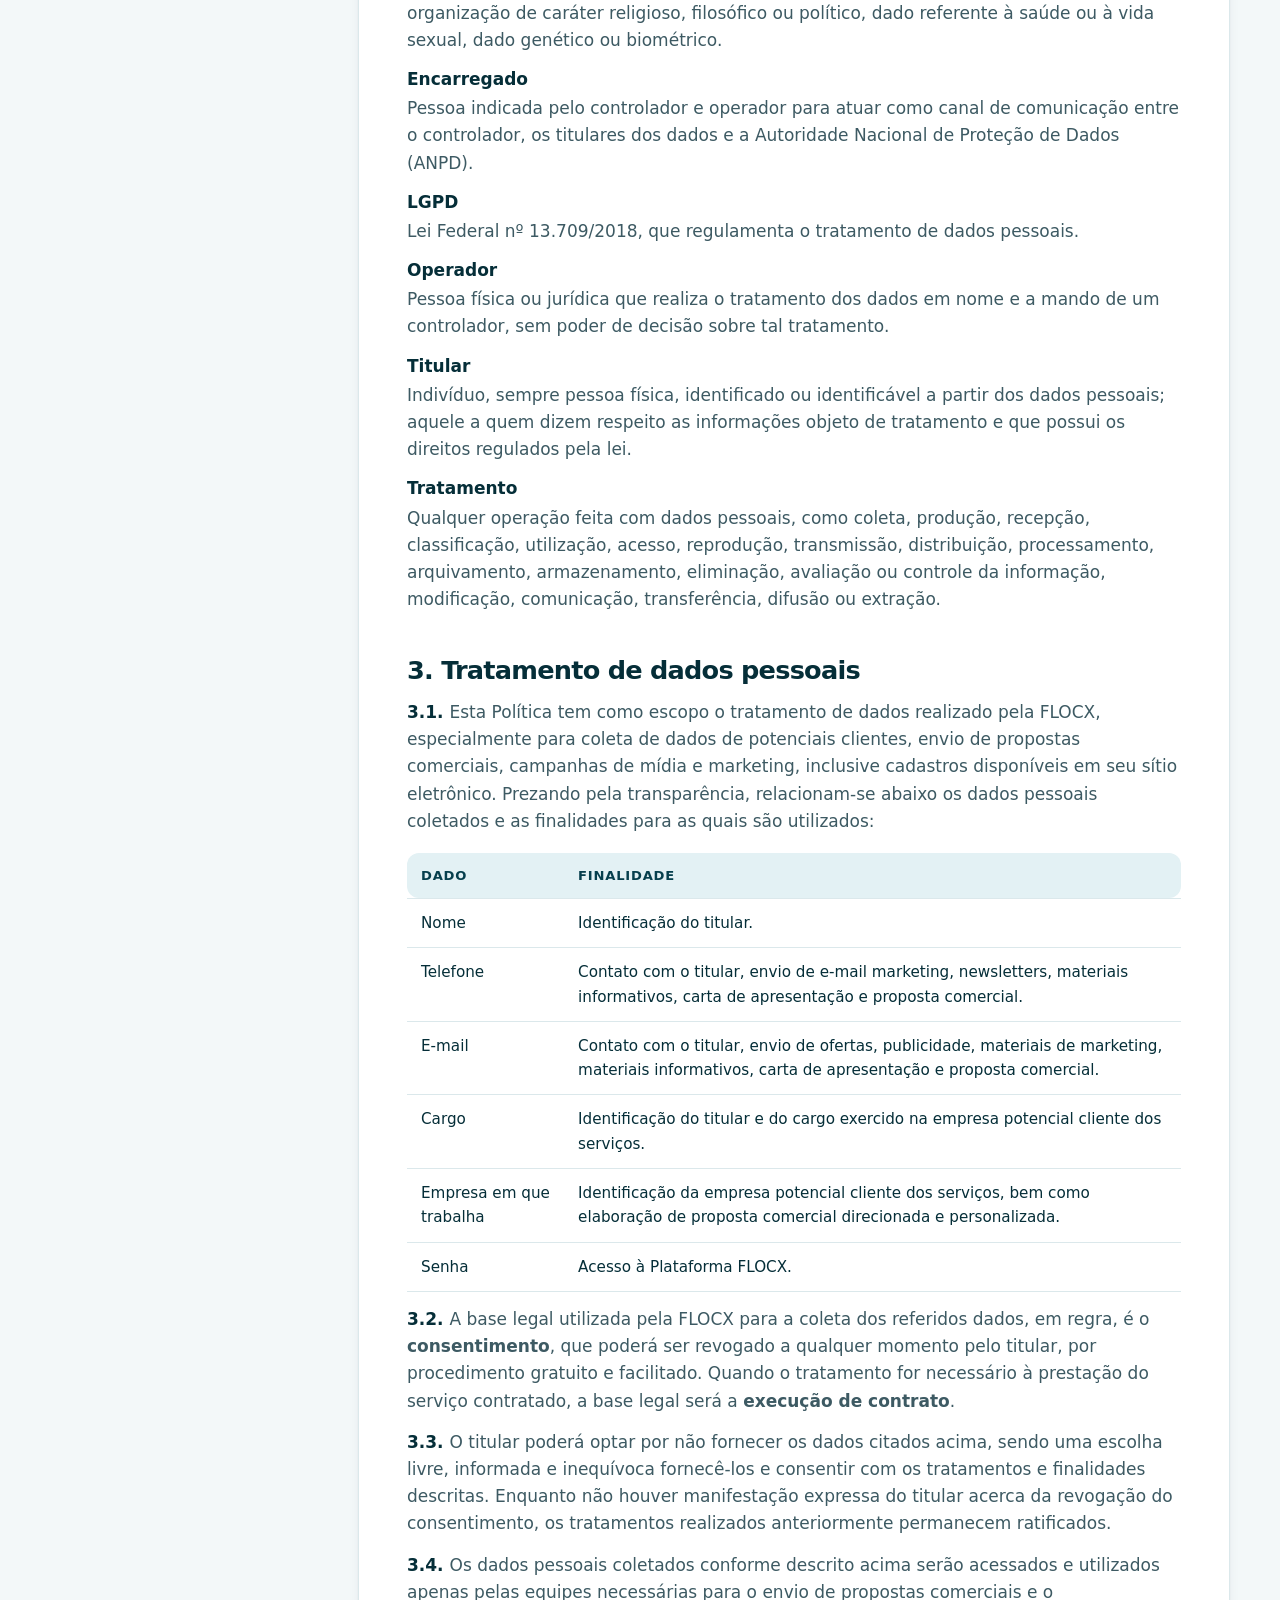
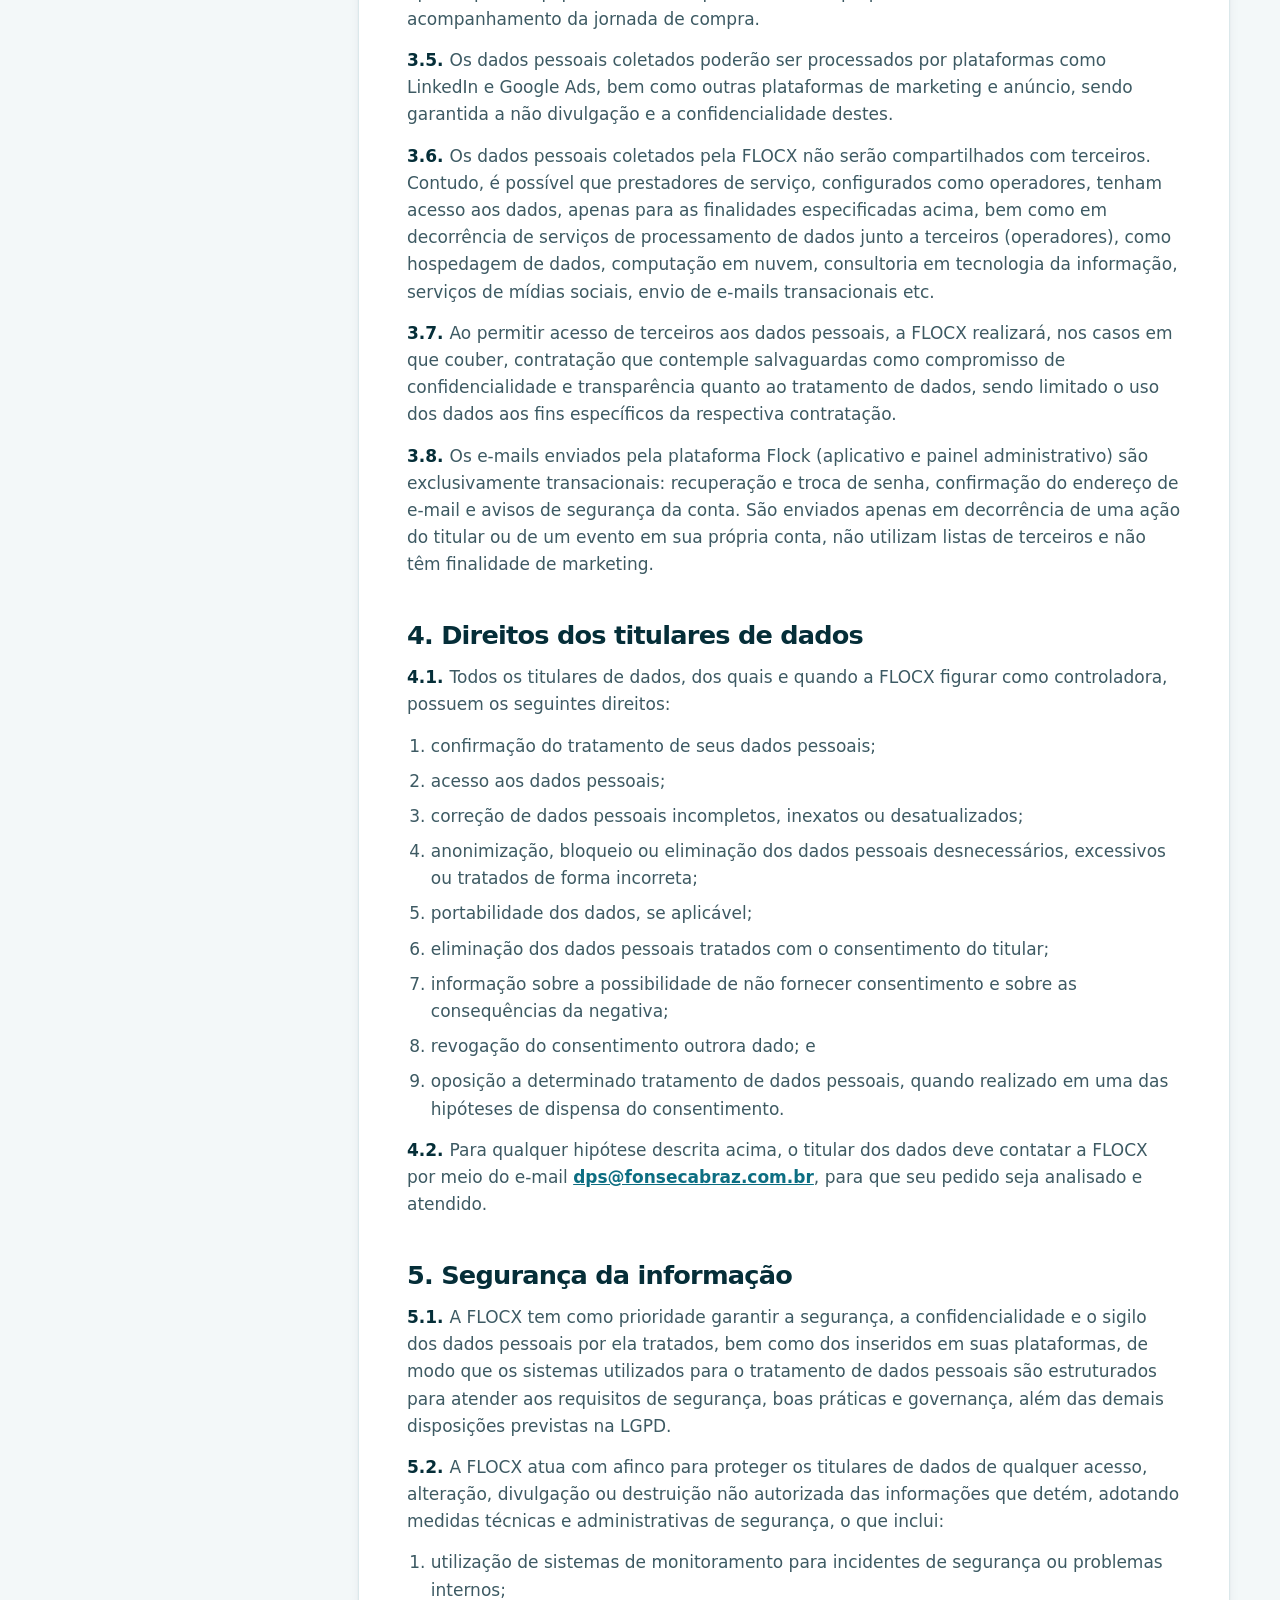
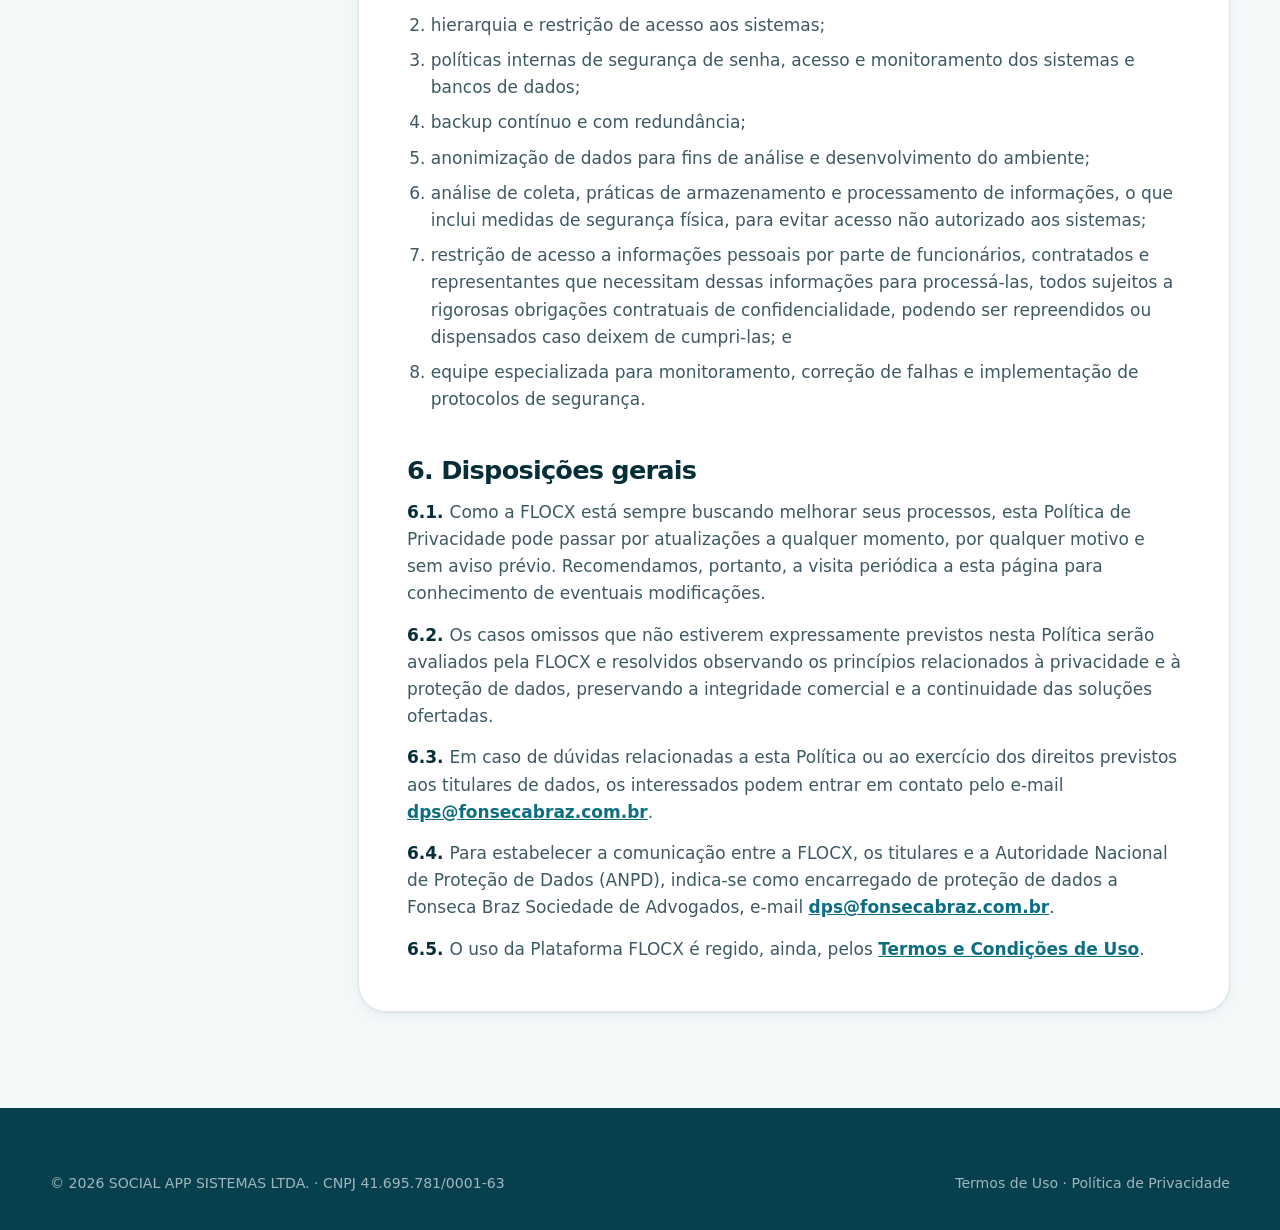
<file: politica-de-privacidade.html>
<!doctype html>
<html lang="pt-BR">
<head>
  <meta charset="utf-8">
  <meta name="viewport" content="width=device-width, initial-scale=1">
  <title>Política de Privacidade — Flocx</title>
  <meta name="description" content="Declaração de Política de Privacidade e Proteção de Dados Pessoais da Flocx.">
  <meta name="theme-color" content="#063f4d">
  <link rel="canonical" href="https://www.flocx.com.br/politica-de-privacidade.html">
  <link rel="icon" type="image/png" href="assets/flocx-mark.png">
  <link rel="stylesheet" href="css/style.css">
</head>
<body>
  <!-- Texto adaptado da Declaração de Política de Privacidade da Ubelix (atualizada em 08/07/2022).
       Revisar com o jurídico antes da publicação definitiva. -->
  <header class="header">
    <div class="wrap">
      <nav class="nav" aria-label="Principal">
        <a class="brand" href="./" aria-label="Flocx — início"><img src="assets/flocx-mark.png" alt="" width="34" height="34">Flocx</a>
        <div class="nav-actions" style="display:flex">
          <a class="btn btn-ghost btn-sm" href="./">← Voltar ao site</a>
        </div>
      </nav>
    </div>
  </header>

  <main>
    <div class="wrap doc-hero">
      <span class="eyebrow">Documento legal</span>
      <h1>Declaração de Política de Privacidade e Proteção de Dados Pessoais</h1>
      <p>Última atualização: 16 de outubro de 2026.</p>
    </div>

    <div class="wrap doc-wrap">
      <aside class="toc" aria-label="Neste documento">
        <h2>Neste documento</h2>
        <a href="#introducao">1. Introdução</a>
        <a href="#glossario">2. Glossário</a>
        <a href="#tratamento">3. Tratamento de dados</a>
        <a href="#direitos">4. Direitos dos titulares</a>
        <a href="#seguranca">5. Segurança da informação</a>
        <a href="#gerais">6. Disposições gerais</a>
      </aside>

      <article class="doc">
        <section id="introducao">
          <h2>1. Introdução</h2>
          <p><span class="num">1.1.</span>A SOCIAL APP SISTEMAS LTDA. (“<strong>SOCIAL APP</strong>”), pessoa jurídica de direito privado, inscrita no CNPJ sob o nº 41.695.781/0001-63, com sede na Rua Andaluzita, nº 110, Andar 3, Carmo, CEP 30.310-030, em Belo Horizonte/MG, responsável pela plataforma <strong>FLOCX</strong> (“<strong>FLOCX</strong>”), tem como prioridade a segurança e a proteção dos dados pessoais de todos os titulares com os quais se relaciona, motivo pelo qual firma digitalmente este instrumento nos termos a seguir.</p>
          <p><span class="num">1.2.</span>Com fulcro nas premissas acima, a FLOCX se compromete a respeitar a privacidade e proteger as informações que lhe são confiadas em todos os âmbitos, nos termos desta Declaração de Política de Privacidade e Proteção de Dados Pessoais e, naturalmente, da Lei nº 13.709/2018 (“Lei Geral de Proteção de Dados Pessoais” ou “<strong>LGPD</strong>”) e demais normas aplicáveis.</p>
          <p><span class="num">1.3.</span>Por meio deste instrumento (“Política de Privacidade”, “Instrumento” ou “Política”), a FLOCX explica como coleta, usa e realiza tratamento de dados pessoais em seu site e em campanhas de mídia e marketing para potenciais clientes e/ou interessados em seus serviços.</p>
        </section>

        <section id="glossario">
          <h2>2. Glossário</h2>
          <p>Antes de apresentar os termos propriamente ditos desta Política de Privacidade, a FLOCX registra abaixo a definição de determinadas expressões utilizadas neste instrumento, para permitir uma análise mais clara e objetiva por parte dos titulares.</p>
          <dl>
            <div><dt>ANPD</dt><dd>Sigla que representa a Autoridade Nacional de Proteção de Dados Pessoais, instituição governamental responsável por fiscalizar e regulamentar as operações de tratamento de dados pessoais, principalmente no âmbito da Lei Geral de Proteção de Dados.</dd></div>
            <div><dt>Controlador</dt><dd>Pessoa física ou jurídica que possui e trata os dados pessoais do titular, tendo, sobre tais dados, o poder de decisão acerca de como será feito o tratamento e para qual finalidade.</dd></div>
            <div><dt>Cookies</dt><dd>Pequenos arquivos de texto armazenados em seu navegador ou dispositivo e utilizados para reconhecer preferências, informações de acesso, identificação do terminal de Internet, registrar acessos e atividades na página etc.</dd></div>
            <div><dt>Dado pessoal</dt><dd>Toda informação que identifique diretamente uma pessoa natural ou a torne identificável. Exemplos: nome, CPF, endereço, telefone, e-mail etc.</dd></div>
            <div><dt>Dado pessoal sensível</dt><dd>Dados mais íntimos que, em razão da sua natureza, exigem proteção mais rigorosa: origem racial ou étnica, convicção religiosa, opinião política, filiação a sindicato ou a organização de caráter religioso, filosófico ou político, dado referente à saúde ou à vida sexual, dado genético ou biométrico.</dd></div>
            <div><dt>Encarregado</dt><dd>Pessoa indicada pelo controlador e operador para atuar como canal de comunicação entre o controlador, os titulares dos dados e a Autoridade Nacional de Proteção de Dados (ANPD).</dd></div>
            <div><dt>LGPD</dt><dd>Lei Federal nº 13.709/2018, que regulamenta o tratamento de dados pessoais.</dd></div>
            <div><dt>Operador</dt><dd>Pessoa física ou jurídica que realiza o tratamento dos dados em nome e a mando de um controlador, sem poder de decisão sobre tal tratamento.</dd></div>
            <div><dt>Titular</dt><dd>Indivíduo, sempre pessoa física, identificado ou identificável a partir dos dados pessoais; aquele a quem dizem respeito as informações objeto de tratamento e que possui os direitos regulados pela lei.</dd></div>
            <div><dt>Tratamento</dt><dd>Qualquer operação feita com dados pessoais, como coleta, produção, recepção, classificação, utilização, acesso, reprodução, transmissão, distribuição, processamento, arquivamento, armazenamento, eliminação, avaliação ou controle da informação, modificação, comunicação, transferência, difusão ou extração.</dd></div>
          </dl>
        </section>

        <section id="tratamento">
          <h2>3. Tratamento de dados pessoais</h2>
          <p><span class="num">3.1.</span>Esta Política tem como escopo o tratamento de dados realizado pela FLOCX, especialmente para coleta de dados de potenciais clientes, envio de propostas comerciais, campanhas de mídia e marketing, inclusive cadastros disponíveis em seu sítio eletrônico. Prezando pela transparência, relacionam-se abaixo os dados pessoais coletados e as finalidades para as quais são utilizados:</p>
          <table>
            <thead><tr><th>Dado</th><th>Finalidade</th></tr></thead>
            <tbody>
              <tr><td>Nome</td><td>Identificação do titular.</td></tr>
              <tr><td>Telefone</td><td>Contato com o titular, envio de e-mail marketing, newsletters, materiais informativos, carta de apresentação e proposta comercial.</td></tr>
              <tr><td>E-mail</td><td>Contato com o titular, envio de ofertas, publicidade, materiais de marketing, materiais informativos, carta de apresentação e proposta comercial.</td></tr>
              <tr><td>Cargo</td><td>Identificação do titular e do cargo exercido na empresa potencial cliente dos serviços.</td></tr>
              <tr><td>Empresa em que trabalha</td><td>Identificação da empresa potencial cliente dos serviços, bem como elaboração de proposta comercial direcionada e personalizada.</td></tr>
              <tr><td>Senha</td><td>Acesso à Plataforma FLOCX.</td></tr>
            </tbody>
          </table>
          <p><span class="num">3.2.</span>A base legal utilizada pela FLOCX para a coleta dos referidos dados, em regra, é o <strong>consentimento</strong>, que poderá ser revogado a qualquer momento pelo titular, por procedimento gratuito e facilitado. Quando o tratamento for necessário à prestação do serviço contratado, a base legal será a <strong>execução de contrato</strong>.</p>
          <p><span class="num">3.3.</span>O titular poderá optar por não fornecer os dados citados acima, sendo uma escolha livre, informada e inequívoca fornecê-los e consentir com os tratamentos e finalidades descritas. Enquanto não houver manifestação expressa do titular acerca da revogação do consentimento, os tratamentos realizados anteriormente permanecem ratificados.</p>
          <p><span class="num">3.4.</span>Os dados pessoais coletados conforme descrito acima serão acessados e utilizados apenas pelas equipes necessárias para o envio de propostas comerciais e o acompanhamento da jornada de compra.</p>
          <p><span class="num">3.5.</span>Os dados pessoais coletados poderão ser processados por plataformas como LinkedIn e Google Ads, bem como outras plataformas de marketing e anúncio, sendo garantida a não divulgação e a confidencialidade destes.</p>
          <p><span class="num">3.6.</span>Os dados pessoais coletados pela FLOCX não serão compartilhados com terceiros. Contudo, é possível que prestadores de serviço, configurados como operadores, tenham acesso aos dados, apenas para as finalidades especificadas acima, bem como em decorrência de serviços de processamento de dados junto a terceiros (operadores), como hospedagem de dados, computação em nuvem, consultoria em tecnologia da informação, serviços de mídias sociais, envio de e-mails transacionais etc.</p>
          <p><span class="num">3.7.</span>Ao permitir acesso de terceiros aos dados pessoais, a FLOCX realizará, nos casos em que couber, contratação que contemple salvaguardas como compromisso de confidencialidade e transparência quanto ao tratamento de dados, sendo limitado o uso dos dados aos fins específicos da respectiva contratação.</p>
          <p><span class="num">3.8.</span>Os e-mails enviados pela plataforma Flock (aplicativo e painel administrativo) são exclusivamente transacionais: recuperação e troca de senha, confirmação do endereço de e-mail e avisos de segurança da conta. São enviados apenas em decorrência de uma ação do titular ou de um evento em sua própria conta, não utilizam listas de terceiros e não têm finalidade de marketing.</p>
        </section>

        <section id="direitos">
          <h2>4. Direitos dos titulares de dados</h2>
          <p><span class="num">4.1.</span>Todos os titulares de dados, dos quais e quando a FLOCX figurar como controladora, possuem os seguintes direitos:</p>
          <ol type="i">
            <li>confirmação do tratamento de seus dados pessoais;</li>
            <li>acesso aos dados pessoais;</li>
            <li>correção de dados pessoais incompletos, inexatos ou desatualizados;</li>
            <li>anonimização, bloqueio ou eliminação dos dados pessoais desnecessários, excessivos ou tratados de forma incorreta;</li>
            <li>portabilidade dos dados, se aplicável;</li>
            <li>eliminação dos dados pessoais tratados com o consentimento do titular;</li>
            <li>informação sobre a possibilidade de não fornecer consentimento e sobre as consequências da negativa;</li>
            <li>revogação do consentimento outrora dado; e</li>
            <li>oposição a determinado tratamento de dados pessoais, quando realizado em uma das hipóteses de dispensa do consentimento.</li>
          </ol>
          <p><span class="num">4.2.</span>Para qualquer hipótese descrita acima, o titular dos dados deve contatar a FLOCX por meio do e-mail <a href="mailto:dps@fonsecabraz.com.br">dps@fonsecabraz.com.br</a>, para que seu pedido seja analisado e atendido.</p>
        </section>

        <section id="seguranca">
          <h2>5. Segurança da informação</h2>
          <p><span class="num">5.1.</span>A FLOCX tem como prioridade garantir a segurança, a confidencialidade e o sigilo dos dados pessoais por ela tratados, bem como dos inseridos em suas plataformas, de modo que os sistemas utilizados para o tratamento de dados pessoais são estruturados para atender aos requisitos de segurança, boas práticas e governança, além das demais disposições previstas na LGPD.</p>
          <p><span class="num">5.2.</span>A FLOCX atua com afinco para proteger os titulares de dados de qualquer acesso, alteração, divulgação ou destruição não autorizada das informações que detém, adotando medidas técnicas e administrativas de segurança, o que inclui:</p>
          <ol type="i">
            <li>utilização de sistemas de monitoramento para incidentes de segurança ou problemas internos;</li>
            <li>hierarquia e restrição de acesso aos sistemas;</li>
            <li>políticas internas de segurança de senha, acesso e monitoramento dos sistemas e bancos de dados;</li>
            <li>backup contínuo e com redundância;</li>
            <li>anonimização de dados para fins de análise e desenvolvimento do ambiente;</li>
            <li>análise de coleta, práticas de armazenamento e processamento de informações, o que inclui medidas de segurança física, para evitar acesso não autorizado aos sistemas;</li>
            <li>restrição de acesso a informações pessoais por parte de funcionários, contratados e representantes que necessitam dessas informações para processá-las, todos sujeitos a rigorosas obrigações contratuais de confidencialidade, podendo ser repreendidos ou dispensados caso deixem de cumpri-las; e</li>
            <li>equipe especializada para monitoramento, correção de falhas e implementação de protocolos de segurança.</li>
          </ol>
        </section>

        <section id="gerais">
          <h2>6. Disposições gerais</h2>
          <p><span class="num">6.1.</span>Como a FLOCX está sempre buscando melhorar seus processos, esta Política de Privacidade pode passar por atualizações a qualquer momento, por qualquer motivo e sem aviso prévio. Recomendamos, portanto, a visita periódica a esta página para conhecimento de eventuais modificações.</p>
          <p><span class="num">6.2.</span>Os casos omissos que não estiverem expressamente previstos nesta Política serão avaliados pela FLOCX e resolvidos observando os princípios relacionados à privacidade e à proteção de dados, preservando a integridade comercial e a continuidade das soluções ofertadas.</p>
          <p><span class="num">6.3.</span>Em caso de dúvidas relacionadas a esta Política ou ao exercício dos direitos previstos aos titulares de dados, os interessados podem entrar em contato pelo e-mail <a href="mailto:dps@fonsecabraz.com.br">dps@fonsecabraz.com.br</a>.</p>
          <p><span class="num">6.4.</span>Para estabelecer a comunicação entre a FLOCX, os titulares e a Autoridade Nacional de Proteção de Dados (ANPD), indica-se como encarregado de proteção de dados a Fonseca Braz Sociedade de Advogados, e-mail <a href="mailto:dps@fonsecabraz.com.br">dps@fonsecabraz.com.br</a>.</p>
          <p><span class="num">6.5.</span>O uso da Plataforma FLOCX é regido, ainda, pelos <a href="termos-de-uso.html">Termos e Condições de Uso</a>.</p>
        </section>
      </article>
    </div>
  </main>

  <footer class="footer">
    <div class="wrap">
      <div class="legal-line" style="margin-top:0;padding-top:0;border:0">
        <span>© 2026 SOCIAL APP SISTEMAS LTDA. · CNPJ 41.695.781/0001-63</span>
        <span><a href="termos-de-uso.html">Termos de Uso</a> · <a href="politica-de-privacidade.html">Política de Privacidade</a></span>
      </div>
    </div>
  </footer>
</body>
</html>
</file>
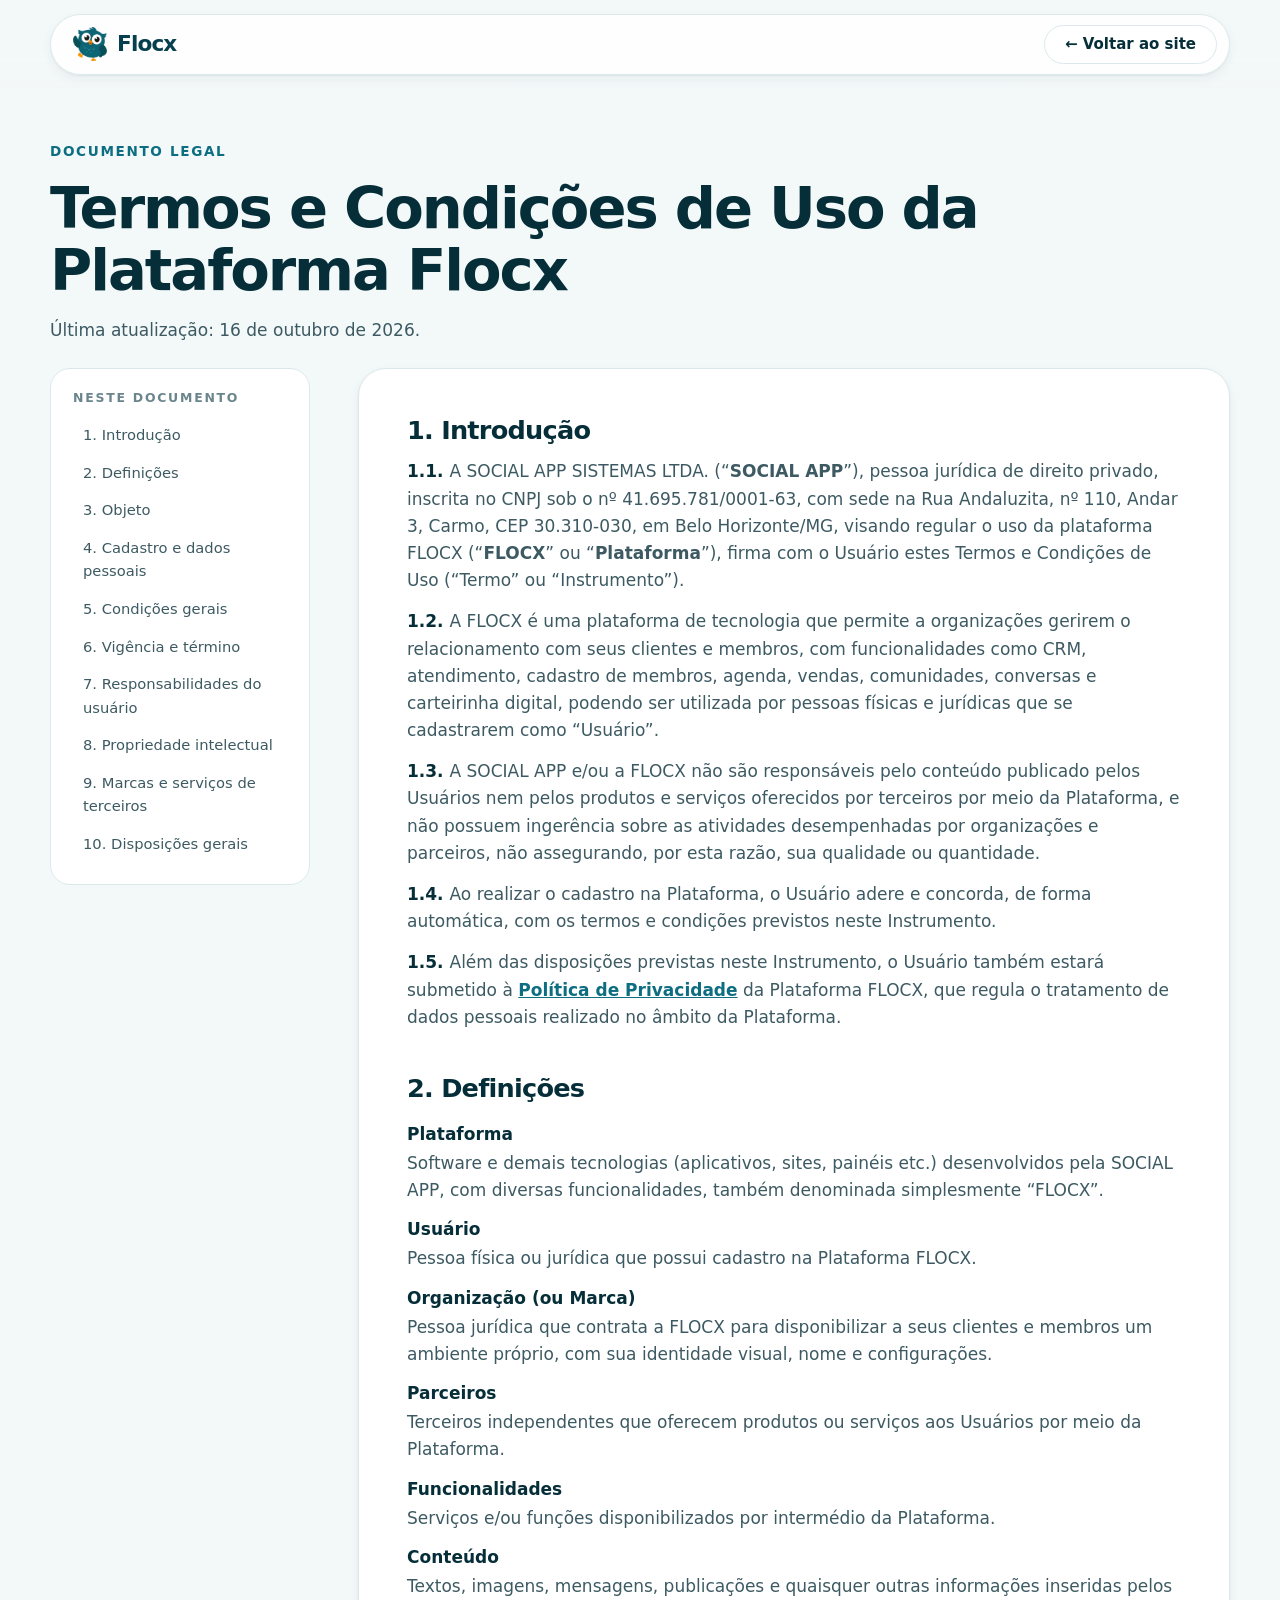
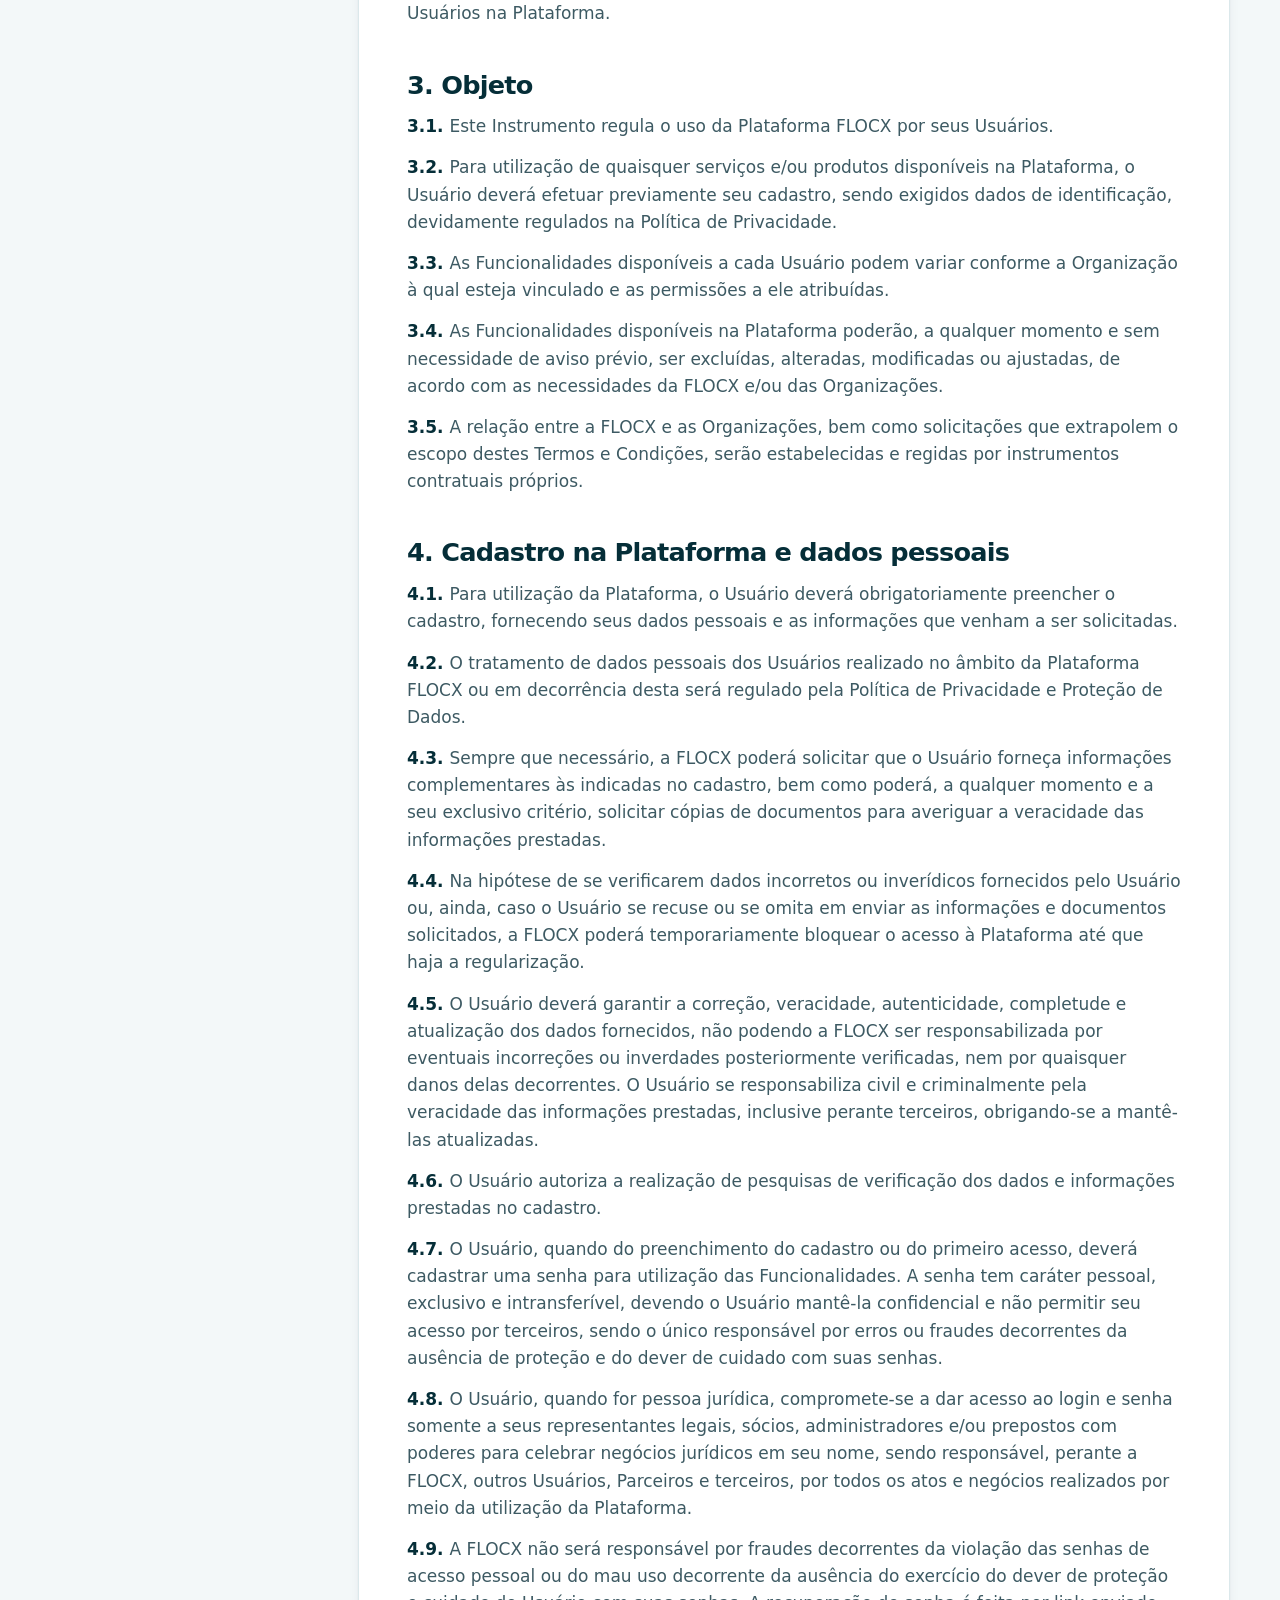
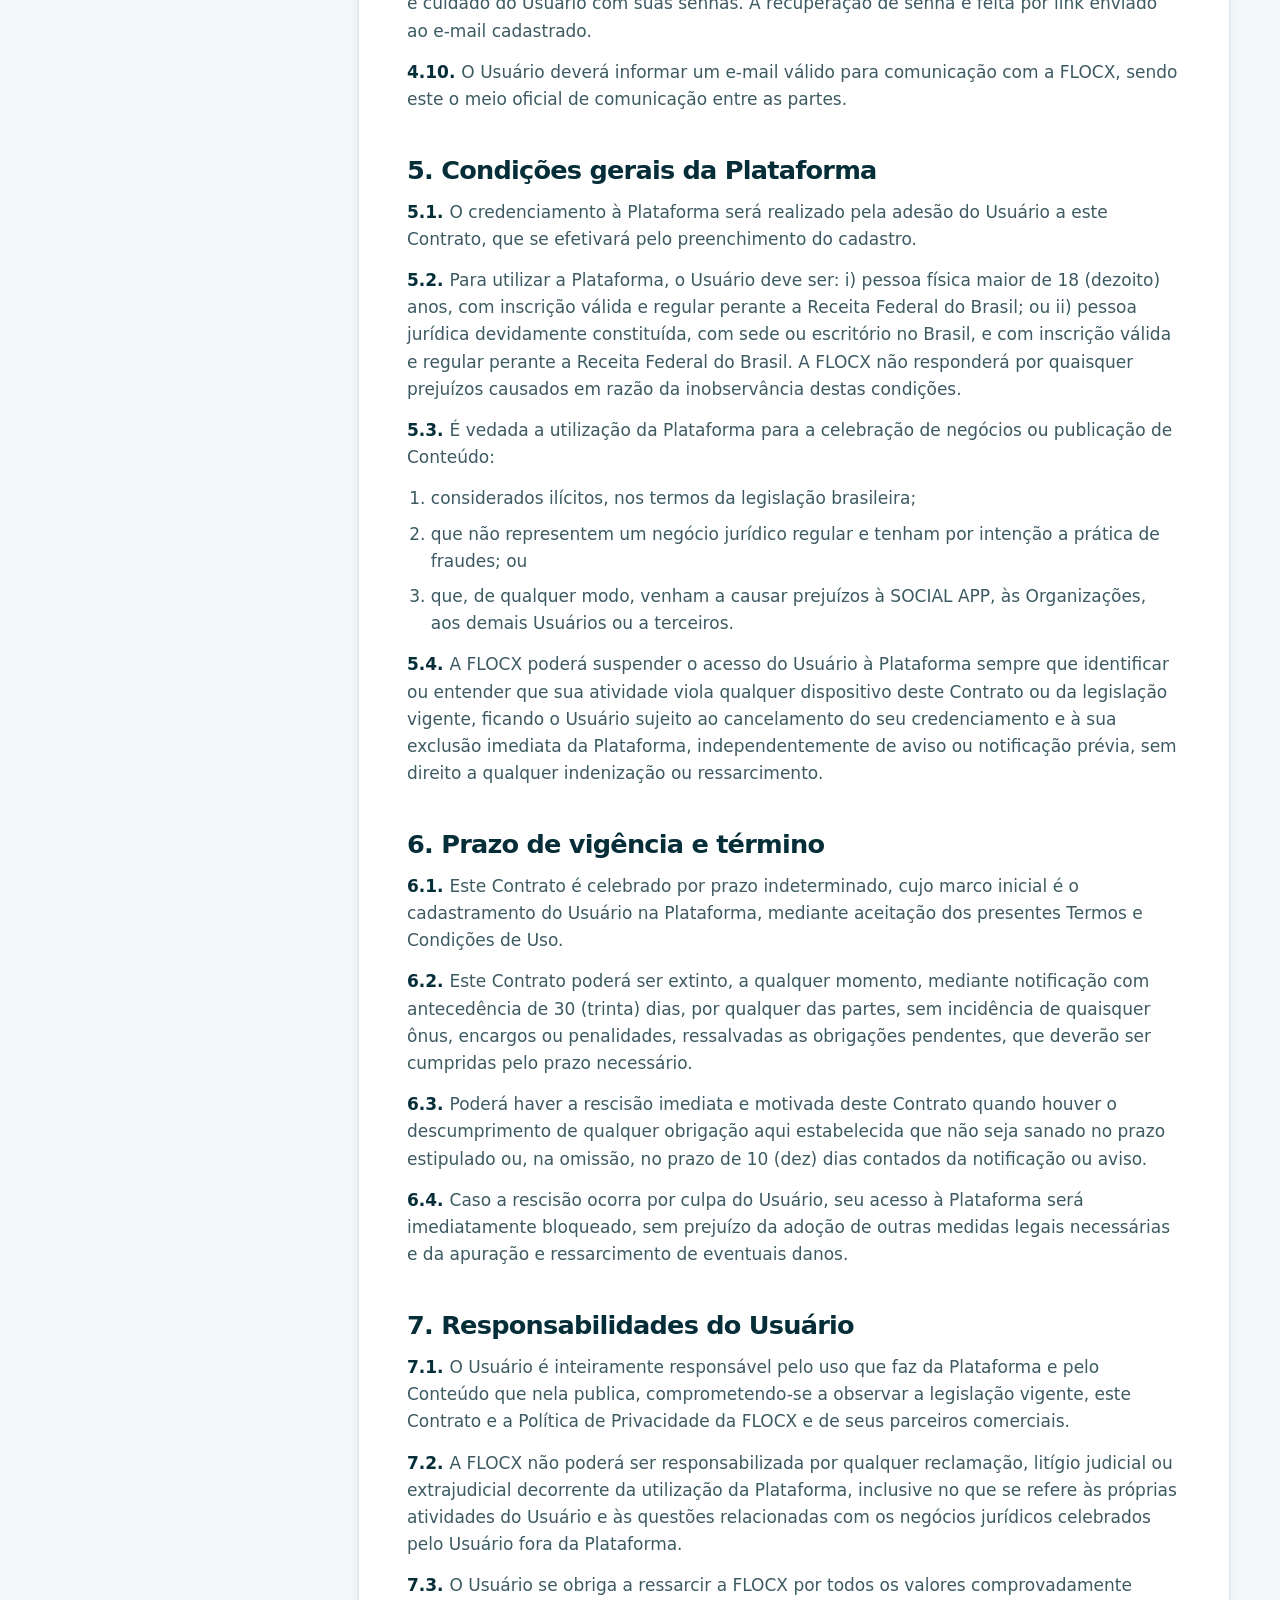
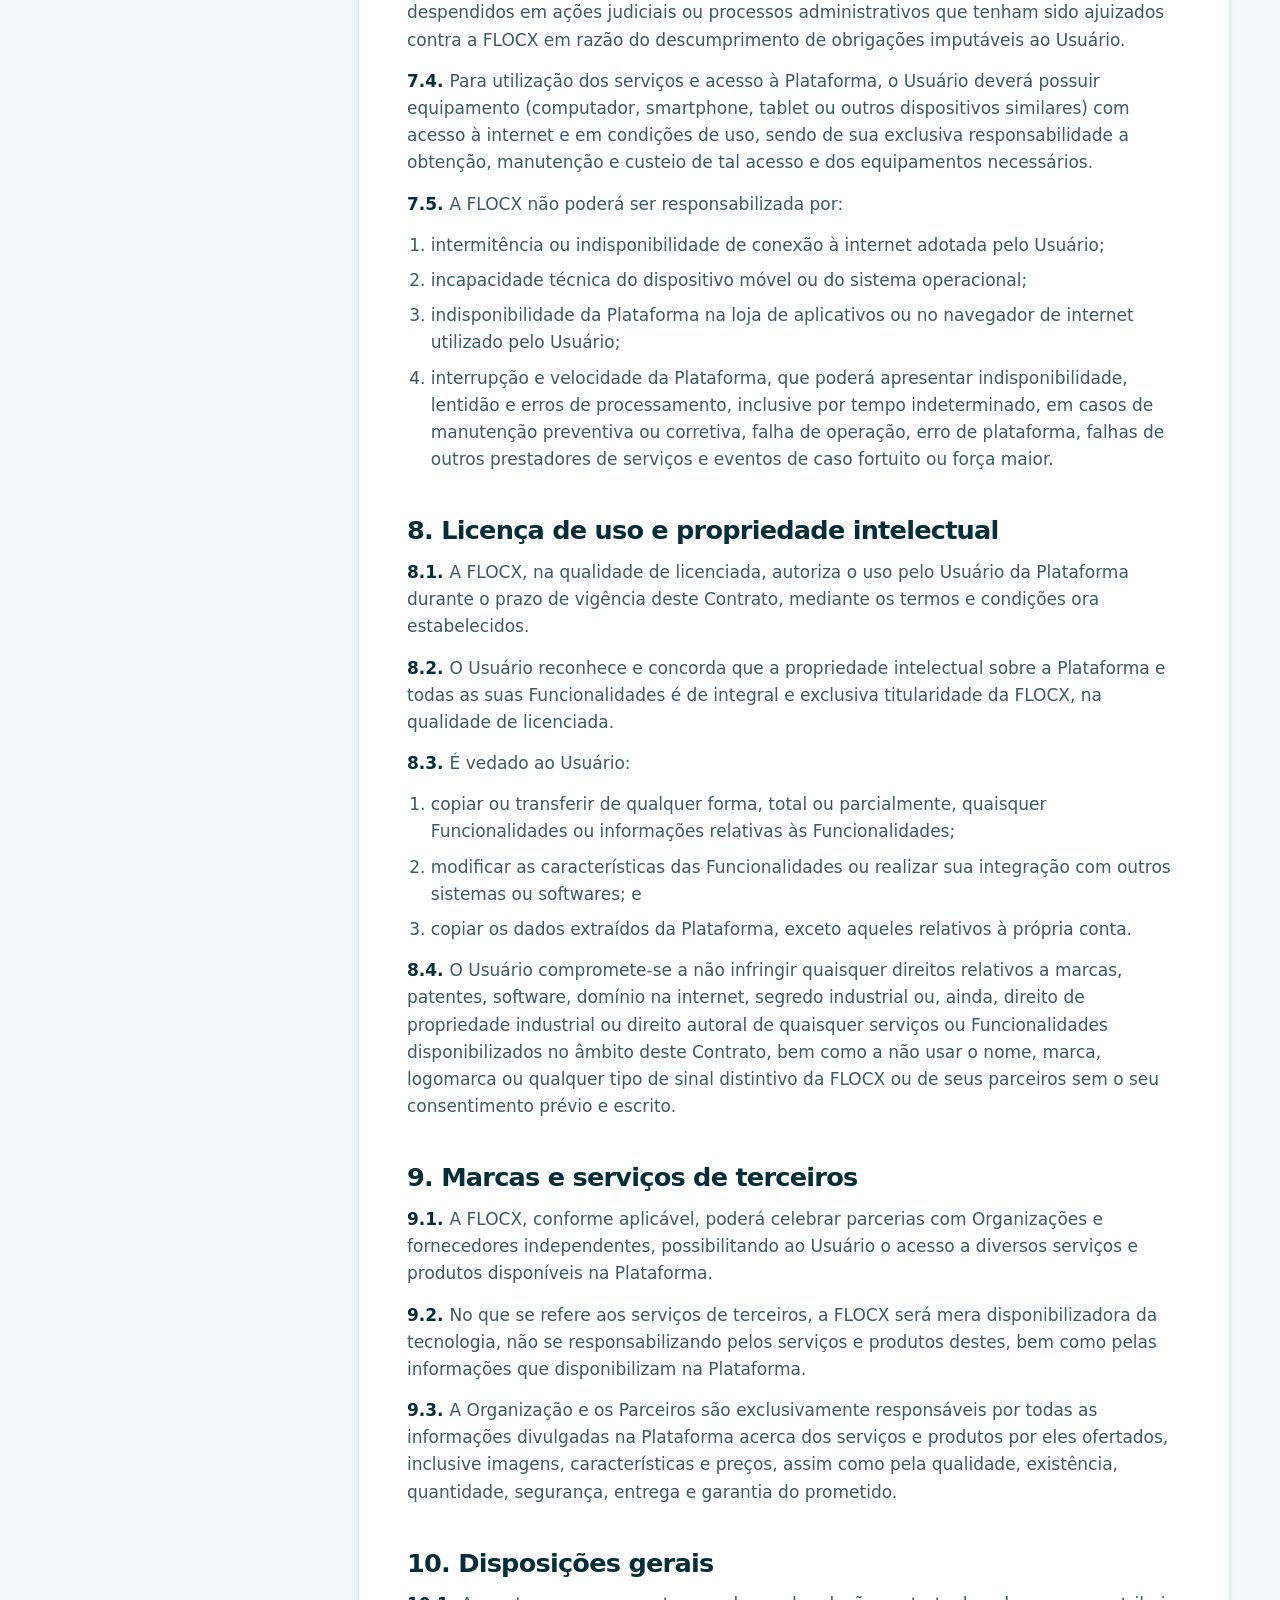
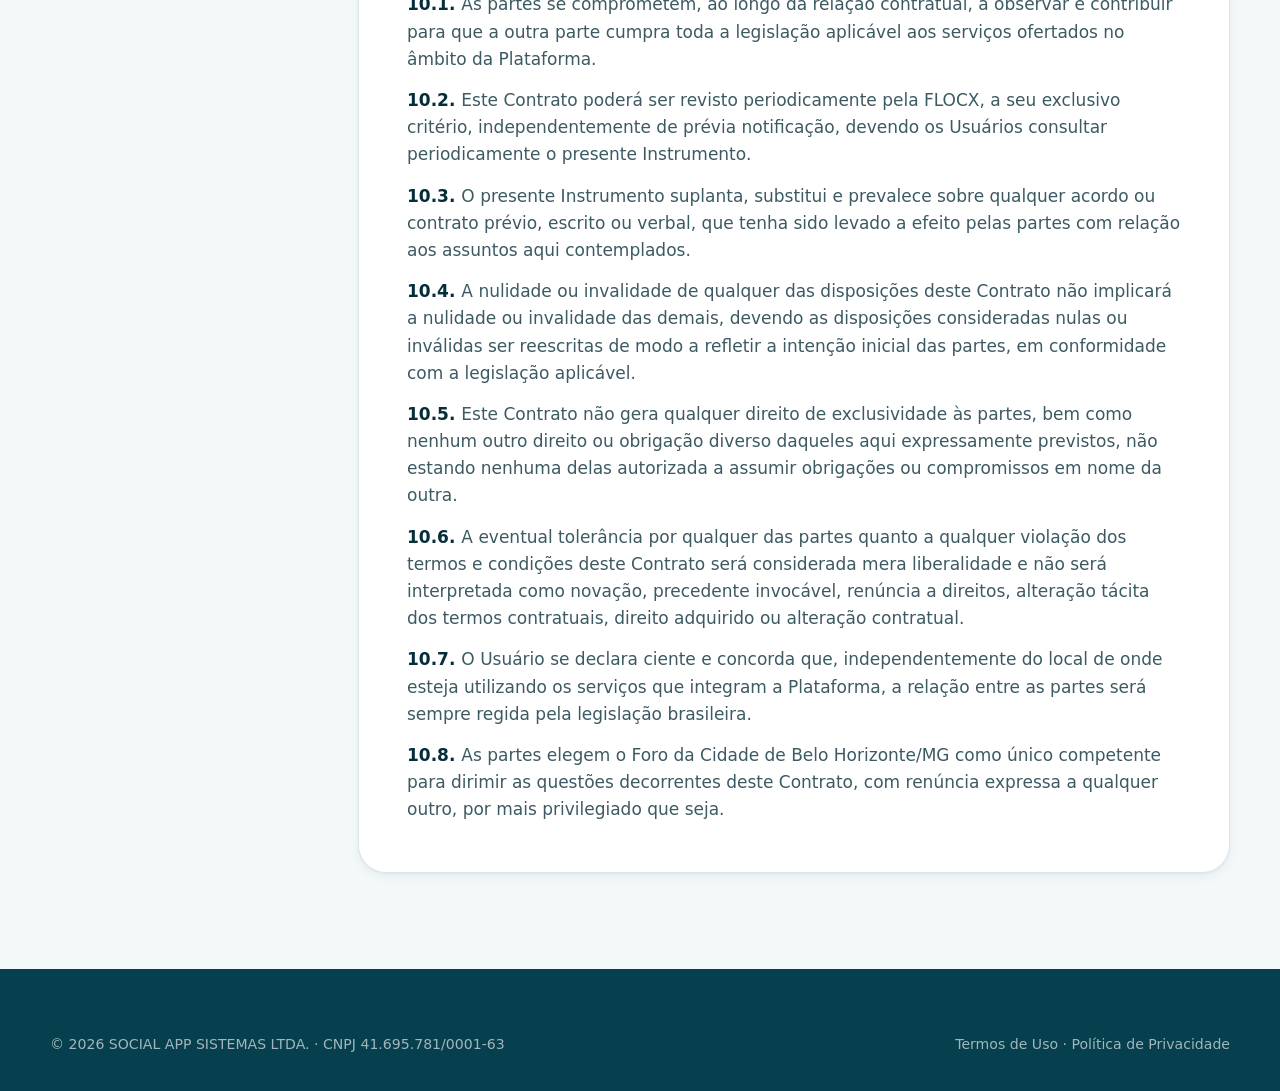
<file: termos-de-uso.html>
<!doctype html>
<html lang="pt-BR">
<head>
  <meta charset="utf-8">
  <meta name="viewport" content="width=device-width, initial-scale=1">
  <title>Termos de Uso — Flocx</title>
  <meta name="description" content="Termos e Condições de Uso da Plataforma Flocx.">
  <meta name="theme-color" content="#063f4d">
  <link rel="canonical" href="https://www.flocx.com.br/termos-de-uso.html">
  <link rel="icon" type="image/png" href="assets/flocx-mark.png">
  <link rel="stylesheet" href="css/style.css">
</head>
<body>
  <!-- Texto adaptado dos Termos e Condições de Uso da Ubelix (atualizados em 14/04/2022).
       Foram removidos os trechos específicos de coleta de resíduos, MTR e cobrança/preços,
       que não se aplicam à Flocx. Revisar com o jurídico antes da publicação definitiva. -->
  <header class="header">
    <div class="wrap">
      <nav class="nav" aria-label="Principal">
        <a class="brand" href="./" aria-label="Flocx — início"><img src="assets/flocx-mark.png" alt="" width="34" height="34">Flocx</a>
        <div class="nav-actions" style="display:flex">
          <a class="btn btn-ghost btn-sm" href="./">← Voltar ao site</a>
        </div>
      </nav>
    </div>
  </header>

  <main>
    <div class="wrap doc-hero">
      <span class="eyebrow">Documento legal</span>
      <h1>Termos e Condições de Uso da Plataforma Flocx</h1>
      <p>Última atualização: 16 de outubro de 2026.</p>
    </div>

    <div class="wrap doc-wrap">
      <aside class="toc" aria-label="Neste documento">
        <h2>Neste documento</h2>
        <a href="#introducao">1. Introdução</a>
        <a href="#definicoes">2. Definições</a>
        <a href="#objeto">3. Objeto</a>
        <a href="#cadastro">4. Cadastro e dados pessoais</a>
        <a href="#condicoes">5. Condições gerais</a>
        <a href="#vigencia">6. Vigência e término</a>
        <a href="#responsabilidades">7. Responsabilidades do usuário</a>
        <a href="#propriedade">8. Propriedade intelectual</a>
        <a href="#terceiros">9. Marcas e serviços de terceiros</a>
        <a href="#gerais">10. Disposições gerais</a>
      </aside>

      <article class="doc">
        <section id="introducao">
          <h2>1. Introdução</h2>
          <p><span class="num">1.1.</span>A SOCIAL APP SISTEMAS LTDA. (“<strong>SOCIAL APP</strong>”), pessoa jurídica de direito privado, inscrita no CNPJ sob o nº 41.695.781/0001-63, com sede na Rua Andaluzita, nº 110, Andar 3, Carmo, CEP 30.310-030, em Belo Horizonte/MG, visando regular o uso da plataforma FLOCX (“<strong>FLOCX</strong>” ou “<strong>Plataforma</strong>”), firma com o Usuário estes Termos e Condições de Uso (“Termo” ou “Instrumento”).</p>
          <p><span class="num">1.2.</span>A FLOCX é uma plataforma de tecnologia que permite a organizações gerirem o relacionamento com seus clientes e membros, com funcionalidades como CRM, atendimento, cadastro de membros, agenda, vendas, comunidades, conversas e carteirinha digital, podendo ser utilizada por pessoas físicas e jurídicas que se cadastrarem como “Usuário”.</p>
          <p><span class="num">1.3.</span>A SOCIAL APP e/ou a FLOCX não são responsáveis pelo conteúdo publicado pelos Usuários nem pelos produtos e serviços oferecidos por terceiros por meio da Plataforma, e não possuem ingerência sobre as atividades desempenhadas por organizações e parceiros, não assegurando, por esta razão, sua qualidade ou quantidade.</p>
          <p><span class="num">1.4.</span>Ao realizar o cadastro na Plataforma, o Usuário adere e concorda, de forma automática, com os termos e condições previstos neste Instrumento.</p>
          <p><span class="num">1.5.</span>Além das disposições previstas neste Instrumento, o Usuário também estará submetido à <a href="politica-de-privacidade.html">Política de Privacidade</a> da Plataforma FLOCX, que regula o tratamento de dados pessoais realizado no âmbito da Plataforma.</p>
        </section>

        <section id="definicoes">
          <h2>2. Definições</h2>
          <dl>
            <div><dt>Plataforma</dt><dd>Software e demais tecnologias (aplicativos, sites, painéis etc.) desenvolvidos pela SOCIAL APP, com diversas funcionalidades, também denominada simplesmente “FLOCX”.</dd></div>
            <div><dt>Usuário</dt><dd>Pessoa física ou jurídica que possui cadastro na Plataforma FLOCX.</dd></div>
            <div><dt>Organização (ou Marca)</dt><dd>Pessoa jurídica que contrata a FLOCX para disponibilizar a seus clientes e membros um ambiente próprio, com sua identidade visual, nome e configurações.</dd></div>
            <div><dt>Parceiros</dt><dd>Terceiros independentes que oferecem produtos ou serviços aos Usuários por meio da Plataforma.</dd></div>
            <div><dt>Funcionalidades</dt><dd>Serviços e/ou funções disponibilizados por intermédio da Plataforma.</dd></div>
            <div><dt>Conteúdo</dt><dd>Textos, imagens, mensagens, publicações e quaisquer outras informações inseridas pelos Usuários na Plataforma.</dd></div>
          </dl>
        </section>

        <section id="objeto">
          <h2>3. Objeto</h2>
          <p><span class="num">3.1.</span>Este Instrumento regula o uso da Plataforma FLOCX por seus Usuários.</p>
          <p><span class="num">3.2.</span>Para utilização de quaisquer serviços e/ou produtos disponíveis na Plataforma, o Usuário deverá efetuar previamente seu cadastro, sendo exigidos dados de identificação, devidamente regulados na Política de Privacidade.</p>
          <p><span class="num">3.3.</span>As Funcionalidades disponíveis a cada Usuário podem variar conforme a Organização à qual esteja vinculado e as permissões a ele atribuídas.</p>
          <p><span class="num">3.4.</span>As Funcionalidades disponíveis na Plataforma poderão, a qualquer momento e sem necessidade de aviso prévio, ser excluídas, alteradas, modificadas ou ajustadas, de acordo com as necessidades da FLOCX e/ou das Organizações.</p>
          <p><span class="num">3.5.</span>A relação entre a FLOCX e as Organizações, bem como solicitações que extrapolem o escopo destes Termos e Condições, serão estabelecidas e regidas por instrumentos contratuais próprios.</p>
        </section>

        <section id="cadastro">
          <h2>4. Cadastro na Plataforma e dados pessoais</h2>
          <p><span class="num">4.1.</span>Para utilização da Plataforma, o Usuário deverá obrigatoriamente preencher o cadastro, fornecendo seus dados pessoais e as informações que venham a ser solicitadas.</p>
          <p><span class="num">4.2.</span>O tratamento de dados pessoais dos Usuários realizado no âmbito da Plataforma FLOCX ou em decorrência desta será regulado pela Política de Privacidade e Proteção de Dados.</p>
          <p><span class="num">4.3.</span>Sempre que necessário, a FLOCX poderá solicitar que o Usuário forneça informações complementares às indicadas no cadastro, bem como poderá, a qualquer momento e a seu exclusivo critério, solicitar cópias de documentos para averiguar a veracidade das informações prestadas.</p>
          <p><span class="num">4.4.</span>Na hipótese de se verificarem dados incorretos ou inverídicos fornecidos pelo Usuário ou, ainda, caso o Usuário se recuse ou se omita em enviar as informações e documentos solicitados, a FLOCX poderá temporariamente bloquear o acesso à Plataforma até que haja a regularização.</p>
          <p><span class="num">4.5.</span>O Usuário deverá garantir a correção, veracidade, autenticidade, completude e atualização dos dados fornecidos, não podendo a FLOCX ser responsabilizada por eventuais incorreções ou inverdades posteriormente verificadas, nem por quaisquer danos delas decorrentes. O Usuário se responsabiliza civil e criminalmente pela veracidade das informações prestadas, inclusive perante terceiros, obrigando-se a mantê-las atualizadas.</p>
          <p><span class="num">4.6.</span>O Usuário autoriza a realização de pesquisas de verificação dos dados e informações prestadas no cadastro.</p>
          <p><span class="num">4.7.</span>O Usuário, quando do preenchimento do cadastro ou do primeiro acesso, deverá cadastrar uma senha para utilização das Funcionalidades. A senha tem caráter pessoal, exclusivo e intransferível, devendo o Usuário mantê-la confidencial e não permitir seu acesso por terceiros, sendo o único responsável por erros ou fraudes decorrentes da ausência de proteção e do dever de cuidado com suas senhas.</p>
          <p><span class="num">4.8.</span>O Usuário, quando for pessoa jurídica, compromete-se a dar acesso ao login e senha somente a seus representantes legais, sócios, administradores e/ou prepostos com poderes para celebrar negócios jurídicos em seu nome, sendo responsável, perante a FLOCX, outros Usuários, Parceiros e terceiros, por todos os atos e negócios realizados por meio da utilização da Plataforma.</p>
          <p><span class="num">4.9.</span>A FLOCX não será responsável por fraudes decorrentes da violação das senhas de acesso pessoal ou do mau uso decorrente da ausência do exercício do dever de proteção e cuidado do Usuário com suas senhas. A recuperação de senha é feita por link enviado ao e-mail cadastrado.</p>
          <p><span class="num">4.10.</span>O Usuário deverá informar um e-mail válido para comunicação com a FLOCX, sendo este o meio oficial de comunicação entre as partes.</p>
        </section>

        <section id="condicoes">
          <h2>5. Condições gerais da Plataforma</h2>
          <p><span class="num">5.1.</span>O credenciamento à Plataforma será realizado pela adesão do Usuário a este Contrato, que se efetivará pelo preenchimento do cadastro.</p>
          <p><span class="num">5.2.</span>Para utilizar a Plataforma, o Usuário deve ser: i) pessoa física maior de 18 (dezoito) anos, com inscrição válida e regular perante a Receita Federal do Brasil; ou ii) pessoa jurídica devidamente constituída, com sede ou escritório no Brasil, e com inscrição válida e regular perante a Receita Federal do Brasil. A FLOCX não responderá por quaisquer prejuízos causados em razão da inobservância destas condições.</p>
          <p><span class="num">5.3.</span>É vedada a utilização da Plataforma para a celebração de negócios ou publicação de Conteúdo:</p>
          <ol type="i">
            <li>considerados ilícitos, nos termos da legislação brasileira;</li>
            <li>que não representem um negócio jurídico regular e tenham por intenção a prática de fraudes; ou</li>
            <li>que, de qualquer modo, venham a causar prejuízos à SOCIAL APP, às Organizações, aos demais Usuários ou a terceiros.</li>
          </ol>
          <p><span class="num">5.4.</span>A FLOCX poderá suspender o acesso do Usuário à Plataforma sempre que identificar ou entender que sua atividade viola qualquer dispositivo deste Contrato ou da legislação vigente, ficando o Usuário sujeito ao cancelamento do seu credenciamento e à sua exclusão imediata da Plataforma, independentemente de aviso ou notificação prévia, sem direito a qualquer indenização ou ressarcimento.</p>
        </section>

        <section id="vigencia">
          <h2>6. Prazo de vigência e término</h2>
          <p><span class="num">6.1.</span>Este Contrato é celebrado por prazo indeterminado, cujo marco inicial é o cadastramento do Usuário na Plataforma, mediante aceitação dos presentes Termos e Condições de Uso.</p>
          <p><span class="num">6.2.</span>Este Contrato poderá ser extinto, a qualquer momento, mediante notificação com antecedência de 30 (trinta) dias, por qualquer das partes, sem incidência de quaisquer ônus, encargos ou penalidades, ressalvadas as obrigações pendentes, que deverão ser cumpridas pelo prazo necessário.</p>
          <p><span class="num">6.3.</span>Poderá haver a rescisão imediata e motivada deste Contrato quando houver o descumprimento de qualquer obrigação aqui estabelecida que não seja sanado no prazo estipulado ou, na omissão, no prazo de 10 (dez) dias contados da notificação ou aviso.</p>
          <p><span class="num">6.4.</span>Caso a rescisão ocorra por culpa do Usuário, seu acesso à Plataforma será imediatamente bloqueado, sem prejuízo da adoção de outras medidas legais necessárias e da apuração e ressarcimento de eventuais danos.</p>
        </section>

        <section id="responsabilidades">
          <h2>7. Responsabilidades do Usuário</h2>
          <p><span class="num">7.1.</span>O Usuário é inteiramente responsável pelo uso que faz da Plataforma e pelo Conteúdo que nela publica, comprometendo-se a observar a legislação vigente, este Contrato e a Política de Privacidade da FLOCX e de seus parceiros comerciais.</p>
          <p><span class="num">7.2.</span>A FLOCX não poderá ser responsabilizada por qualquer reclamação, litígio judicial ou extrajudicial decorrente da utilização da Plataforma, inclusive no que se refere às próprias atividades do Usuário e às questões relacionadas com os negócios jurídicos celebrados pelo Usuário fora da Plataforma.</p>
          <p><span class="num">7.3.</span>O Usuário se obriga a ressarcir a FLOCX por todos os valores comprovadamente despendidos em ações judiciais ou processos administrativos que tenham sido ajuizados contra a FLOCX em razão do descumprimento de obrigações imputáveis ao Usuário.</p>
          <p><span class="num">7.4.</span>Para utilização dos serviços e acesso à Plataforma, o Usuário deverá possuir equipamento (computador, smartphone, tablet ou outros dispositivos similares) com acesso à internet e em condições de uso, sendo de sua exclusiva responsabilidade a obtenção, manutenção e custeio de tal acesso e dos equipamentos necessários.</p>
          <p><span class="num">7.5.</span>A FLOCX não poderá ser responsabilizada por:</p>
          <ol type="i">
            <li>intermitência ou indisponibilidade de conexão à internet adotada pelo Usuário;</li>
            <li>incapacidade técnica do dispositivo móvel ou do sistema operacional;</li>
            <li>indisponibilidade da Plataforma na loja de aplicativos ou no navegador de internet utilizado pelo Usuário;</li>
            <li>interrupção e velocidade da Plataforma, que poderá apresentar indisponibilidade, lentidão e erros de processamento, inclusive por tempo indeterminado, em casos de manutenção preventiva ou corretiva, falha de operação, erro de plataforma, falhas de outros prestadores de serviços e eventos de caso fortuito ou força maior.</li>
          </ol>
        </section>

        <section id="propriedade">
          <h2>8. Licença de uso e propriedade intelectual</h2>
          <p><span class="num">8.1.</span>A FLOCX, na qualidade de licenciada, autoriza o uso pelo Usuário da Plataforma durante o prazo de vigência deste Contrato, mediante os termos e condições ora estabelecidos.</p>
          <p><span class="num">8.2.</span>O Usuário reconhece e concorda que a propriedade intelectual sobre a Plataforma e todas as suas Funcionalidades é de integral e exclusiva titularidade da FLOCX, na qualidade de licenciada.</p>
          <p><span class="num">8.3.</span>É vedado ao Usuário:</p>
          <ol type="i">
            <li>copiar ou transferir de qualquer forma, total ou parcialmente, quaisquer Funcionalidades ou informações relativas às Funcionalidades;</li>
            <li>modificar as características das Funcionalidades ou realizar sua integração com outros sistemas ou softwares; e</li>
            <li>copiar os dados extraídos da Plataforma, exceto aqueles relativos à própria conta.</li>
          </ol>
          <p><span class="num">8.4.</span>O Usuário compromete-se a não infringir quaisquer direitos relativos a marcas, patentes, software, domínio na internet, segredo industrial ou, ainda, direito de propriedade industrial ou direito autoral de quaisquer serviços ou Funcionalidades disponibilizados no âmbito deste Contrato, bem como a não usar o nome, marca, logomarca ou qualquer tipo de sinal distintivo da FLOCX ou de seus parceiros sem o seu consentimento prévio e escrito.</p>
        </section>

        <section id="terceiros">
          <h2>9. Marcas e serviços de terceiros</h2>
          <p><span class="num">9.1.</span>A FLOCX, conforme aplicável, poderá celebrar parcerias com Organizações e fornecedores independentes, possibilitando ao Usuário o acesso a diversos serviços e produtos disponíveis na Plataforma.</p>
          <p><span class="num">9.2.</span>No que se refere aos serviços de terceiros, a FLOCX será mera disponibilizadora da tecnologia, não se responsabilizando pelos serviços e produtos destes, bem como pelas informações que disponibilizam na Plataforma.</p>
          <p><span class="num">9.3.</span>A Organização e os Parceiros são exclusivamente responsáveis por todas as informações divulgadas na Plataforma acerca dos serviços e produtos por eles ofertados, inclusive imagens, características e preços, assim como pela qualidade, existência, quantidade, segurança, entrega e garantia do prometido.</p>
        </section>

        <section id="gerais">
          <h2>10. Disposições gerais</h2>
          <p><span class="num">10.1.</span>As partes se comprometem, ao longo da relação contratual, a observar e contribuir para que a outra parte cumpra toda a legislação aplicável aos serviços ofertados no âmbito da Plataforma.</p>
          <p><span class="num">10.2.</span>Este Contrato poderá ser revisto periodicamente pela FLOCX, a seu exclusivo critério, independentemente de prévia notificação, devendo os Usuários consultar periodicamente o presente Instrumento.</p>
          <p><span class="num">10.3.</span>O presente Instrumento suplanta, substitui e prevalece sobre qualquer acordo ou contrato prévio, escrito ou verbal, que tenha sido levado a efeito pelas partes com relação aos assuntos aqui contemplados.</p>
          <p><span class="num">10.4.</span>A nulidade ou invalidade de qualquer das disposições deste Contrato não implicará a nulidade ou invalidade das demais, devendo as disposições consideradas nulas ou inválidas ser reescritas de modo a refletir a intenção inicial das partes, em conformidade com a legislação aplicável.</p>
          <p><span class="num">10.5.</span>Este Contrato não gera qualquer direito de exclusividade às partes, bem como nenhum outro direito ou obrigação diverso daqueles aqui expressamente previstos, não estando nenhuma delas autorizada a assumir obrigações ou compromissos em nome da outra.</p>
          <p><span class="num">10.6.</span>A eventual tolerância por qualquer das partes quanto a qualquer violação dos termos e condições deste Contrato será considerada mera liberalidade e não será interpretada como novação, precedente invocável, renúncia a direitos, alteração tácita dos termos contratuais, direito adquirido ou alteração contratual.</p>
          <p><span class="num">10.7.</span>O Usuário se declara ciente e concorda que, independentemente do local de onde esteja utilizando os serviços que integram a Plataforma, a relação entre as partes será sempre regida pela legislação brasileira.</p>
          <p><span class="num">10.8.</span>As partes elegem o Foro da Cidade de Belo Horizonte/MG como único competente para dirimir as questões decorrentes deste Contrato, com renúncia expressa a qualquer outro, por mais privilegiado que seja.</p>
        </section>
      </article>
    </div>
  </main>

  <footer class="footer">
    <div class="wrap">
      <div class="legal-line" style="margin-top:0;padding-top:0;border:0">
        <span>© 2026 SOCIAL APP SISTEMAS LTDA. · CNPJ 41.695.781/0001-63</span>
        <span><a href="termos-de-uso.html">Termos de Uso</a> · <a href="politica-de-privacidade.html">Política de Privacidade</a></span>
      </div>
    </div>
  </footer>
</body>
</html>
</file>
<file: css/style.css>
/* Flocx — landing page. HTML + CSS puros, sem JavaScript. */

:root {
  --ink: #052e38;
  --ink-soft: #3d5a63;
  --ink-mute: #6b858d;
  --bg: #f3f8f9;
  --surface: #ffffff;
  --line: #dbe8eb;
  --brand: #0d6e82;
  --brand-deep: #063f4d;
  --brand-soft: #e3f1f4;
  --accent: #f59a0c;
  --accent-soft: #fff1d6;
  --ok: #1f9d6b;
  --radius-lg: 28px;
  --radius-md: 20px;
  --radius-sm: 12px;
  --shadow-sm: 0 1px 2px rgb(5 46 56 / 6%), 0 4px 12px rgb(5 46 56 / 5%);
  --shadow-lg: 0 24px 60px -12px rgb(5 46 56 / 22%);
  --font: ui-sans-serif, "Segoe UI Variable", "Segoe UI", system-ui, -apple-system, Roboto, "Helvetica Neue", Arial, sans-serif;
  --wrap: 1180px;
}

*,
*::before,
*::after { box-sizing: border-box; }

html { scroll-behavior: smooth; scroll-padding-top: 96px; -webkit-text-size-adjust: 100%; }

body {
  margin: 0;
  font-family: var(--font);
  font-size: 1.0625rem;
  line-height: 1.6;
  color: var(--ink);
  background: var(--bg);
  -webkit-font-smoothing: antialiased;
}

img, svg { display: block; max-width: 100%; }
a { color: inherit; }
h1, h2, h3, h4 { margin: 0; line-height: 1.08; letter-spacing: -0.035em; font-weight: 700; }
p { margin: 0; }
ul, ol { margin: 0; padding: 0; list-style: none; }

:focus-visible { outline: 3px solid var(--accent); outline-offset: 3px; border-radius: 6px; }

.wrap { width: min(100% - 40px, var(--wrap)); margin-inline: auto; }
.skip { position: absolute; left: -999px; top: 8px; background: var(--ink); color: #fff; padding: 10px 16px; border-radius: 999px; z-index: 100; }
.skip:focus { left: 8px; }

/* ---------- Botões ---------- */
.btn {
  display: inline-flex; align-items: center; justify-content: center; gap: 10px;
  padding: 14px 26px; border-radius: 999px; border: 1.5px solid transparent;
  font: inherit; font-weight: 600; font-size: 1rem; line-height: 1; text-decoration: none; cursor: pointer; white-space: nowrap;
  transition: transform .18s ease, box-shadow .18s ease, background .18s ease, color .18s ease;
}
.btn:hover { transform: translateY(-2px); }
.btn-primary { background: var(--brand-deep); color: #fff; box-shadow: 0 10px 24px -10px rgb(6 63 77 / 70%); }
.btn-primary:hover { background: var(--brand); }
.btn-ghost { background: var(--surface); color: var(--ink); border-color: var(--line); }
.btn-ghost:hover { border-color: var(--brand); color: var(--brand); }
.btn-accent { background: var(--accent); color: var(--brand-deep); }
.btn-accent:hover { box-shadow: 0 10px 24px -10px rgb(245 154 12 / 80%); }
.btn-sm { padding: 11px 20px; font-size: .9375rem; }
.btn .arrow { transition: transform .18s ease; }
.btn:hover .arrow { transform: translateX(3px); }

/* ---------- Cabeçalho ---------- */
.header { position: sticky; top: 0; z-index: 50; padding: 14px 0; background: linear-gradient(var(--bg) 60%, rgb(243 248 249 / 0%)); }
.nav {
  display: flex; align-items: center; justify-content: space-between; gap: 24px;
  padding: 10px 12px 10px 22px; border-radius: 999px;
  background: rgb(255 255 255 / 85%); backdrop-filter: blur(14px);
  border: 1px solid var(--line); box-shadow: var(--shadow-sm);
}
.brand { display: inline-flex; align-items: center; gap: 10px; text-decoration: none; font-weight: 800; font-size: 1.35rem; letter-spacing: -0.04em; color: var(--brand-deep); }
.brand img { width: 34px; height: 34px; }
.nav-links { display: flex; align-items: center; gap: 6px; }
.nav-links a:not(.btn) { white-space: nowrap; padding: 9px 14px; border-radius: 999px; text-decoration: none; font-weight: 500; font-size: .975rem; color: var(--ink-soft); transition: background .15s, color .15s; }
.nav-links a:not(.btn):hover { background: var(--brand-soft); color: var(--brand-deep); }
.nav-actions { display: flex; align-items: center; gap: 8px; }
.nav-toggle, .nav-burger { display: none; }

/* ---------- Hero ---------- */
.hero { position: relative; padding: 56px 0 96px; overflow: hidden; }
.hero::before {
  content: ""; position: absolute; inset: -20% -10% auto auto; width: 70%; aspect-ratio: 1; z-index: -1;
  background: radial-gradient(closest-side, rgb(13 110 130 / 20%), transparent 70%);
}
.hero::after {
  content: ""; position: absolute; inset: auto auto -30% -15%; width: 50%; aspect-ratio: 1; z-index: -1;
  background: radial-gradient(closest-side, rgb(245 154 12 / 14%), transparent 70%);
}
.hero-grid { display: grid; grid-template-columns: 1.05fr .95fr; gap: 56px; align-items: center; }

.pill {
  display: inline-flex; align-items: center; gap: 10px; padding: 6px;
  max-width: 100%; border-radius: 26px; background: var(--surface); border: 1px solid var(--line);
  font-size: .875rem; font-weight: 600; color: var(--ink-soft); box-shadow: var(--shadow-sm);
}
.pill b { padding: 6px 14px; line-height: 1.4; border-radius: 22px; background: var(--accent-soft); color: #8a5300; font-size: .75rem; letter-spacing: .02em; }

.hero h1 { margin-top: 24px; font-size: clamp(2.6rem, 6vw, 4.8rem); }
.hero h1 em { font-style: normal; color: var(--brand); position: relative; white-space: nowrap; }
.hero h1 em::after {
  content: ""; position: absolute; left: 0; right: 0; bottom: .04em; height: .16em; z-index: -1;
  background: var(--accent); border-radius: 99px; opacity: .55;
}
.lead { margin-top: 24px; max-width: 34em; font-size: 1.2rem; color: var(--ink-soft); }
.hero-cta { margin-top: 36px; display: flex; flex-wrap: wrap; gap: 12px; }
.hero-meta { margin-top: 40px; display: flex; flex-wrap: wrap; gap: 10px 28px; color: var(--ink-soft); font-size: .95rem; font-weight: 500; }
.hero-meta li { display: inline-flex; align-items: center; gap: 8px; }
.check { width: 20px; height: 20px; border-radius: 50%; background: var(--brand-soft); color: var(--brand); display: grid; place-items: center; flex: none; }
.check svg { width: 12px; height: 12px; }

/* Composição de UI do hero */
.stage { position: relative; min-height: 560px; display: grid; place-items: center; }
.stage::before {
  content: ""; position: absolute; inset: 6% 4%; border-radius: 48% 52% 46% 54% / 52% 46% 54% 48%;
  background: linear-gradient(150deg, var(--brand) 0%, var(--brand-deep) 100%);
}
.phone {
  position: relative; width: 272px; padding: 10px; border-radius: 42px; background: #0a1c21;
  box-shadow: var(--shadow-lg); transform: rotate(3deg);
}
.screen { border-radius: 33px; background: var(--bg); overflow: hidden; padding: 18px 14px 14px; min-height: 480px; }
.screen-top { display: flex; align-items: center; justify-content: space-between; margin-bottom: 14px; }
.screen-top strong { font-size: .95rem; letter-spacing: -0.02em; }
.avatar { width: 30px; height: 30px; border-radius: 50%; background: var(--brand-soft); display: grid; place-items: center; font-size: .72rem; font-weight: 700; color: var(--brand-deep); flex: none; }
.avatar.a2 { background: var(--accent-soft); color: #8a5300; }
.avatar.a3 { background: #dff5ea; color: #14704c; }
.chips { display: flex; gap: 6px; margin-bottom: 12px; }
.chips span { padding: 5px 11px; border-radius: 999px; font-size: .7rem; font-weight: 600; background: var(--surface); border: 1px solid var(--line); color: var(--ink-soft); }
.chips span:first-child { background: var(--brand-deep); color: #fff; border-color: var(--brand-deep); }
.post { background: var(--surface); border-radius: 16px; padding: 12px; margin-bottom: 10px; box-shadow: var(--shadow-sm); }
.post-head { display: flex; align-items: center; gap: 8px; font-size: .74rem; }
.post-head b { display: block; font-size: .78rem; line-height: 1.2; }
.post-head span { color: var(--ink-mute); }
.post p { margin-top: 9px; font-size: .78rem; line-height: 1.45; color: var(--ink-soft); }
.post-img { margin-top: 9px; height: 74px; border-radius: 11px; background: linear-gradient(120deg, var(--brand-soft), #c3e1e8 55%, var(--accent-soft)); }
.post-foot { margin-top: 9px; display: flex; gap: 14px; font-size: .7rem; color: var(--ink-mute); font-weight: 600; }
.tabbar { margin-top: 12px; display: flex; justify-content: space-around; padding: 10px; border-radius: 18px; background: var(--brand-deep); }
.tabbar i { width: 22px; height: 22px; border-radius: 8px; background: rgb(255 255 255 / 22%); }
.tabbar i:first-child { background: var(--accent); }

.float {
  position: absolute; background: var(--surface); border-radius: 18px; padding: 14px 16px;
  box-shadow: var(--shadow-lg); border: 1px solid var(--line);
  animation: bob 6s ease-in-out infinite;
}
.float.card { left: -2%; top: 14%; width: 220px; background: linear-gradient(135deg, #0f7f95, var(--brand-deep)); color: #fff; border: 0; transform: rotate(-6deg); }
.float.card small { opacity: .75; font-size: .68rem; letter-spacing: .08em; text-transform: uppercase; font-weight: 600; }
.float.card strong { display: block; margin-top: 18px; font-size: 1.05rem; letter-spacing: -0.02em; }
.float.card .row { display: flex; justify-content: space-between; align-items: end; margin-top: 4px; font-size: .72rem; opacity: .85; }
.qr { width: 38px; height: 38px; border-radius: 8px; background:
  conic-gradient(#fff 25%, transparent 0 50%, #fff 0 75%, transparent 0) 0 0/10px 10px, rgb(255 255 255 / 18%); }
.float.notif { right: -1%; bottom: 18%; width: 230px; display: flex; gap: 12px; align-items: center; animation-delay: -2s; }
.float.notif .dot { width: 38px; height: 38px; border-radius: 12px; background: var(--accent-soft); color: #8a5300; display: grid; place-items: center; flex: none; }
.float.notif b { display: block; font-size: .85rem; line-height: 1.25; }
.float.notif span { font-size: .74rem; color: var(--ink-mute); }
.float.stat { right: 2%; top: 6%; text-align: center; padding: 12px 18px; animation-delay: -4s; }
.float.stat b { display: block; font-size: 1.5rem; letter-spacing: -0.04em; color: var(--ok); }
.float.stat span { font-size: .72rem; color: var(--ink-mute); font-weight: 600; }
.mascot { position: absolute; left: 4%; bottom: 0; width: 118px; filter: drop-shadow(0 12px 18px rgb(0 0 0 / 25%)); animation: bob 5s ease-in-out infinite reverse; }

@keyframes bob { 50% { transform: translateY(-10px) rotate(var(--r, 0deg)); } }


/* ---------- Painel (hero) ---------- */
.dash { position: relative; width: min(100%, 470px); border-radius: 24px; background: var(--surface); box-shadow: var(--shadow-lg); border: 1px solid var(--line); overflow: hidden; transform: rotate(-1.5deg); }
.dash-bar { display: flex; align-items: center; gap: 6px; padding: 12px 16px; border-bottom: 1px solid var(--line); background: var(--bg); }
.dash-bar i { width: 10px; height: 10px; border-radius: 50%; background: var(--line); }
.dash-bar i:first-child { background: #f59a0c; }
.dash-bar b { margin-left: 10px; font-size: .78rem; letter-spacing: -0.01em; color: var(--ink-soft); }
.dash-body { padding: 14px; display: grid; grid-template-columns: repeat(3, 1fr); gap: 10px; }
.col { background: var(--bg); border-radius: 14px; padding: 10px; min-height: 250px; }
.col h5 { margin: 0 0 10px; display: flex; justify-content: space-between; font-size: .7rem; text-transform: uppercase; letter-spacing: .08em; color: var(--ink-mute); }
.col h5 span { color: var(--brand); }
.kcard { background: var(--surface); border-radius: 11px; padding: 10px; margin-bottom: 8px; box-shadow: var(--shadow-sm); font-size: .74rem; line-height: 1.35; }
.kcard b { display: block; font-size: .76rem; letter-spacing: -0.01em; }
.kcard small { color: var(--ink-mute); font-size: .68rem; }
.kcard .tags { margin-top: 8px; display: flex; align-items: center; justify-content: space-between; }
.tag-s { padding: 2px 8px; border-radius: 99px; font-size: .64rem; font-weight: 700; background: var(--brand-soft); color: var(--brand-deep); }
.tag-s.w { background: var(--accent-soft); color: #8a5300; }
.tag-s.g { background: #dff5ea; color: #14704c; }
.kcard .avatar { width: 22px; height: 22px; font-size: .58rem; }
.float.sla { left: -3%; bottom: 14%; width: 236px; animation-delay: -1s; }
.float.sla b { display: block; font-size: .82rem; line-height: 1.25; }
.float.sla span { font-size: .72rem; color: var(--ink-mute); }
.bar { margin-top: 10px; height: 7px; border-radius: 99px; background: var(--brand-soft); overflow: hidden; }
.bar i { display: block; height: 100%; width: 68%; border-radius: 99px; background: linear-gradient(90deg, var(--brand), #2fb7ce); }
.float.lead { right: -2%; top: 1%; width: 214px; display: flex; gap: 12px; align-items: center; animation-delay: -3s; }
.float.lead .dot { width: 36px; height: 36px; border-radius: 12px; background: #dff5ea; color: #14704c; display: grid; place-items: center; flex: none; }
.float.lead b { display: block; font-size: .8rem; line-height: 1.25; }
.float.lead span { font-size: .72rem; color: var(--ink-mute); }
.caption { margin-top: 12px; font-size: .78rem; color: var(--ink-mute); text-align: center; }

/* ---------- Segmentos ---------- */
.seg-grid { margin-top: 56px; display: grid; grid-template-columns: repeat(3, 1fr); gap: 18px; }
.seg { padding: 28px; border-radius: var(--radius-lg); background: var(--surface); border: 1px solid var(--line); box-shadow: var(--shadow-sm); display: flex; flex-direction: column; }
.seg .emoji { width: 52px; height: 52px; border-radius: 16px; display: grid; place-items: center; font-size: 1.6rem; background: var(--accent-soft); }
.seg h3 { margin-top: 20px; font-size: 1.3rem; }
.seg p { margin-top: 8px; color: var(--ink-soft); font-size: .97rem; }
.seg ul { margin-top: 16px; display: grid; gap: 8px; font-size: .92rem; color: var(--ink-soft); }
.seg li { display: flex; gap: 8px; }
.seg li::before { content: "✓"; color: var(--brand); font-weight: 700; }
.seg-note { margin-top: 28px; text-align: center; color: var(--ink-soft); }
.seg-note a { color: var(--brand); font-weight: 600; }

/* ---------- Camadas da plataforma ---------- */
.layers { margin: 56px auto 0; max-width: 1000px; display: grid; gap: 14px; padding: clamp(18px, 3vw, 32px); border-radius: 36px; background: var(--surface); border: 1px solid var(--line); box-shadow: var(--shadow-sm); }
.layer { padding: 18px; text-align: center; border-radius: 18px; font-weight: 700; font-size: 1.2rem; letter-spacing: -0.02em; color: var(--brand-deep); background: var(--brand-soft); border: 1px solid #c3e1e8; }
.layer.ai { background: linear-gradient(120deg, var(--brand), var(--brand-deep)); color: #fff; border: 0; }
.seg-row { display: grid; grid-template-columns: repeat(3, 1fr); gap: 12px; }
.seg-row div { padding: 14px 12px; border-radius: 16px; text-align: center; background: var(--brand-deep); color: #fff; }
.seg-row b { display: block; font-size: 1rem; letter-spacing: -0.02em; }
.seg-row span { display: block; margin-top: 4px; padding: 4px 8px; border-radius: 99px; background: rgb(255 255 255 / 14%); font-size: .72rem; font-weight: 600; }

/* ---------- Faixa de segmentos ---------- */
.band { padding: 8px 0 72px; text-align: center; }
.band p { color: var(--ink-mute); font-size: .95rem; font-weight: 600; text-transform: uppercase; letter-spacing: .1em; }
.band ul { margin-top: 24px; display: flex; flex-wrap: wrap; gap: 12px; justify-content: center; }
.band li { padding: 12px 24px; border-radius: 999px; background: var(--surface); border: 1px solid var(--line); font-weight: 600; color: var(--ink-soft); box-shadow: var(--shadow-sm); }

/* ---------- Seções ---------- */
.section { padding: 96px 0; }
.eyebrow { display: inline-block; font-size: .85rem; font-weight: 700; letter-spacing: .12em; text-transform: uppercase; color: var(--brand); }
.section-head { max-width: 720px; }
.section-head h2 { margin-top: 14px; font-size: clamp(2rem, 4.4vw, 3.4rem); }
.section-head p { margin-top: 18px; color: var(--ink-soft); font-size: 1.15rem; }
.section-head.center { margin-inline: auto; text-align: center; }

/* Bento de recursos */
.bento { margin-top: 56px; display: grid; grid-template-columns: repeat(6, 1fr); gap: 18px; }
.tile { position: relative; overflow: hidden; padding: 30px; border-radius: var(--radius-lg); background: var(--surface); border: 1px solid var(--line); box-shadow: var(--shadow-sm); transition: transform .25s ease, box-shadow .25s ease; }
.tile:hover { transform: translateY(-4px); box-shadow: var(--shadow-lg); }
.tile .ico { width: 52px; height: 52px; border-radius: 16px; display: grid; place-items: center; background: var(--brand-soft); color: var(--brand); }
.tile .ico svg { width: 26px; height: 26px; }
.tile h3 { margin-top: 22px; font-size: 1.5rem; }
.tile p { margin-top: 10px; color: var(--ink-soft); font-size: 1rem; }
.t-lg { grid-column: span 3; }
.t-md { grid-column: span 2; }
.t-full { grid-column: span 6; display: grid; grid-template-columns: 1.1fr .9fr; gap: 32px; align-items: center; }
.tile.social { background: linear-gradient(120deg, var(--accent-soft), #fff 70%); border-color: #f6dfae; }
.tile.social .ico { background: #fff; color: #a05d00; }
.tile.social .mini { margin-top: 0; align-items: center; }
.tile.social .mini span { background: #fff; color: #7a4800; border: 1px solid #f6dfae; }
.tile.social .mini .btn { margin-top: 8px; }
.tile.dark { background: linear-gradient(150deg, var(--brand), var(--brand-deep)); color: #fff; border: 0; }
.tile.dark p { color: rgb(255 255 255 / 80%); }
.tile.dark .ico { background: rgb(255 255 255 / 14%); color: #fff; }
.tile.warm { background: var(--accent-soft); border-color: #f6dfae; }
.tile.warm .ico { background: #fff; color: #a05d00; }
.tile .mini { margin-top: 26px; display: flex; flex-wrap: wrap; gap: 8px; }
.tile .mini span { padding: 6px 13px; border-radius: 999px; font-size: .82rem; font-weight: 600; background: var(--brand-soft); color: var(--brand-deep); }
.tile.dark .mini span { background: rgb(255 255 255 / 14%); color: #fff; }
.tile.warm .mini span { background: #fff; color: #7a4800; }

/* Como funciona */
.steps { margin-top: 56px; display: grid; grid-template-columns: repeat(3, 1fr); gap: 18px; counter-reset: step; }
.step { position: relative; padding: 34px 30px 30px; border-radius: var(--radius-lg); background: var(--surface); border: 1px solid var(--line); counter-increment: step; }
.step::before { content: counter(step, decimal-leading-zero); display: block; font-size: 3.4rem; font-weight: 800; letter-spacing: -0.06em; line-height: 1; color: var(--brand-soft); -webkit-text-stroke: 1.5px var(--brand); }
.step h3 { margin-top: 18px; font-size: 1.4rem; }
.step p { margin-top: 10px; color: var(--ink-soft); }

/* Marca própria (white-label) */
.split { display: grid; grid-template-columns: 1fr 1fr; gap: 64px; align-items: center; }
.panel {
  position: relative; padding: 28px; border-radius: var(--radius-lg);
  background: linear-gradient(150deg, var(--brand-deep), #0a5568); color: #fff; box-shadow: var(--shadow-lg);
}
.panel h4 { font-size: .8rem; letter-spacing: .14em; text-transform: uppercase; opacity: .7; font-weight: 600; }
.brands { margin-top: 18px; display: grid; gap: 12px; }
.brand-row { display: flex; align-items: center; gap: 14px; padding: 14px 16px; border-radius: 18px; background: rgb(255 255 255 / 9%); border: 1px solid rgb(255 255 255 / 12%); }
.brand-row .sw { width: 42px; height: 42px; border-radius: 13px; display: grid; place-items: center; font-weight: 800; font-size: 1rem; flex: none; }
.brand-row b { display: block; line-height: 1.2; }
.brand-row span { font-size: .85rem; opacity: .7; }
.brand-row .tag { margin-left: auto; padding: 4px 12px; border-radius: 999px; background: rgb(255 255 255 / 14%); font-size: .74rem; font-weight: 600; }
.sw.s1 { background: #fff; color: var(--brand-deep); }
.sw.s2 { background: var(--accent); color: var(--brand-deep); }
.sw.s3 { background: #7dd3c0; color: var(--brand-deep); }
.ticks { margin-top: 28px; display: grid; gap: 14px; }
.ticks li { display: flex; gap: 14px; align-items: flex-start; color: var(--ink-soft); }
.ticks li b { color: var(--ink); }
.ticks .check { margin-top: 3px; }

/* Segurança */
.trust { padding: 0 0 96px; }
.trust-box {
  display: grid; grid-template-columns: 1.1fr .9fr; gap: 48px; align-items: center;
  padding: clamp(32px, 5vw, 64px); border-radius: 40px; color: #fff;
  background: radial-gradient(120% 120% at 100% 0%, #11879f 0%, transparent 55%), var(--brand-deep);
  overflow: hidden;
}
.trust-box h2 { font-size: clamp(2rem, 4vw, 3.1rem); }
.trust-box p { margin-top: 18px; color: rgb(255 255 255 / 80%); font-size: 1.1rem; max-width: 32em; }
.trust-box .btn { margin-top: 30px; }
.trust-list { display: grid; gap: 12px; }
.trust-list li { display: flex; gap: 16px; align-items: center; padding: 18px 20px; border-radius: 20px; background: rgb(255 255 255 / 9%); border: 1px solid rgb(255 255 255 / 14%); font-weight: 600; }
.trust-list svg { width: 26px; height: 26px; flex: none; color: var(--accent); }
.trust-list small { display: block; font-weight: 400; opacity: .72; font-size: .88rem; }

/* FAQ */
.faq { margin-top: 48px; display: grid; gap: 12px; max-width: 820px; margin-inline: auto; }
.faq details { padding: 0 26px; border-radius: 22px; background: var(--surface); border: 1px solid var(--line); transition: box-shadow .2s; }
.faq details[open] { box-shadow: var(--shadow-sm); border-color: var(--brand); }
.faq summary { list-style: none; cursor: pointer; padding: 22px 0; font-weight: 600; font-size: 1.1rem; display: flex; justify-content: space-between; gap: 16px; align-items: center; letter-spacing: -0.01em; }
.faq summary::-webkit-details-marker { display: none; }
.faq summary::after { content: "+"; flex: none; width: 30px; height: 30px; border-radius: 50%; background: var(--brand-soft); color: var(--brand); display: grid; place-items: center; font-size: 1.3rem; line-height: 1; transition: transform .2s; }
.faq details[open] summary::after { transform: rotate(45deg); }
.faq details p { padding: 0 0 24px; color: var(--ink-soft); }

/* CTA final */
.cta { padding: 0 0 96px; }
.cta-box { position: relative; overflow: hidden; text-align: center; padding: clamp(48px, 8vw, 96px) 24px; border-radius: 40px; background: var(--accent-soft); border: 1px solid #f6dfae; }
.cta-box img { width: 96px; margin: 0 auto 8px; }
.cta-box h2 { font-size: clamp(2rem, 4.6vw, 3.6rem); max-width: 14em; margin-inline: auto; }
.cta-box p { margin: 20px auto 0; max-width: 36em; color: #6b4a14; font-size: 1.15rem; }
.cta-box .hero-cta { justify-content: center; }

/* ---------- Rodapé ---------- */
.footer { padding: 64px 0 36px; background: var(--brand-deep); color: rgb(255 255 255 / 78%); font-size: .975rem; }
.footer .brand { color: #fff; }
.footer-grid { display: grid; grid-template-columns: 1.4fr 1fr 1fr; gap: 40px; }
.footer p { margin-top: 16px; max-width: 24em; }
.footer h4 { color: #fff; font-size: .8rem; letter-spacing: .14em; text-transform: uppercase; margin-bottom: 16px; }
.footer li + li { margin-top: 10px; }
.footer a { text-decoration: none; }
.footer a:hover { color: #fff; text-decoration: underline; }
.legal-line { margin-top: 48px; padding-top: 24px; border-top: 1px solid rgb(255 255 255 / 14%); display: flex; flex-wrap: wrap; justify-content: space-between; gap: 8px 24px; font-size: .88rem; opacity: .8; }

/* ---------- Páginas legais ---------- */
.doc-hero { padding: 48px 0 24px; }
.doc-hero h1 { margin-top: 14px; font-size: clamp(2.2rem, 5vw, 3.6rem); }
.doc-hero p { margin-top: 14px; color: var(--ink-soft); }
.doc-wrap { display: grid; grid-template-columns: 260px minmax(0, 1fr); gap: 48px; align-items: start; padding-bottom: 96px; }
.toc { position: sticky; top: 100px; padding: 22px; border-radius: var(--radius-md); background: var(--surface); border: 1px solid var(--line); font-size: .92rem; }
.toc h2 { font-size: .78rem; letter-spacing: .14em; text-transform: uppercase; color: var(--ink-mute); margin-bottom: 12px; }
.toc a { display: block; padding: 7px 10px; border-radius: 10px; text-decoration: none; color: var(--ink-soft); }
.toc a:hover { background: var(--brand-soft); color: var(--brand-deep); }
.doc { padding: clamp(24px, 4vw, 48px); border-radius: var(--radius-lg); background: var(--surface); border: 1px solid var(--line); box-shadow: var(--shadow-sm); }
.doc section + section { margin-top: 44px; }
.doc h2 { font-size: 1.6rem; letter-spacing: -0.03em; }
.doc p, .doc li { color: var(--ink-soft); }
.doc p { margin-top: 14px; }
.doc ol, .doc ul { margin: 14px 0 0; padding-left: 1.4em; list-style: revert; }
.doc li + li { margin-top: 8px; }
.doc a { color: var(--brand); font-weight: 600; }
.doc .num { color: var(--ink); font-weight: 700; margin-right: .35em; }
.doc dl { margin: 18px 0 0; display: grid; gap: 12px; }
.doc dt { font-weight: 700; color: var(--ink); }
.doc dd { margin: 2px 0 0; color: var(--ink-soft); }
.doc table { width: 100%; margin-top: 18px; border-collapse: collapse; font-size: .95rem; }
.doc th, .doc td { text-align: left; padding: 12px 14px; border-bottom: 1px solid var(--line); vertical-align: top; }
.doc th { background: var(--brand-soft); color: var(--brand-deep); font-size: .82rem; text-transform: uppercase; letter-spacing: .06em; }
.doc th:first-child { border-radius: 12px 0 0 12px; }
.doc th:last-child { border-radius: 0 12px 12px 0; }
.notice { margin-top: 18px; padding: 16px 20px; border-radius: 16px; background: var(--accent-soft); border: 1px solid #f6dfae; color: #6b4a14; font-size: .95rem; }

/* ---------- Responsivo ---------- */
@media (max-width: 960px) {
  .hero-grid, .split, .trust-box { grid-template-columns: 1fr; }
  .stage { min-height: 520px; margin-top: 16px; }
  .t-lg, .t-md, .t-full { grid-column: span 6; }
  .t-full { grid-template-columns: 1fr; gap: 0; }
  .tile.social .mini { margin-top: 26px; }
  .seg-grid { grid-template-columns: 1fr 1fr; }
  .steps { grid-template-columns: 1fr; }
  .footer-grid { grid-template-columns: 1fr 1fr; }
  .footer-grid > :first-child { grid-column: 1 / -1; }
  .doc-wrap { grid-template-columns: 1fr; }
  .toc { position: static; }
}

@media (min-width: 961px) and (max-width: 1100px) {
  .t-md { grid-column: span 3; }
}

@media (max-width: 860px) {
  .nav-burger { display: grid; place-items: center; width: 44px; height: 44px; border-radius: 50%; background: var(--brand-soft); cursor: pointer; }
  .nav-burger span, .nav-burger span::before, .nav-burger span::after { display: block; width: 18px; height: 2px; border-radius: 2px; background: var(--brand-deep); transition: transform .2s, background .2s; }
  .nav-burger span { position: relative; }
  .nav-burger span::before, .nav-burger span::after { content: ""; position: absolute; left: 0; }
  .nav-burger span::before { top: -6px; }
  .nav-burger span::after { top: 6px; }
  .nav-toggle:checked ~ .nav-burger span { background: transparent; }
  .nav-toggle:checked ~ .nav-burger span::before { transform: translateY(6px) rotate(45deg); }
  .nav-toggle:checked ~ .nav-burger span::after { transform: translateY(-6px) rotate(-45deg); }
  .nav-toggle:focus-visible ~ .nav-burger { outline: 3px solid var(--accent); outline-offset: 3px; }
  .nav { position: relative; flex-wrap: wrap; border-radius: 32px; }
  .nav-links, .nav-actions { display: none; }
  .nav-toggle:checked ~ .nav-links { display: flex; flex-direction: column; align-items: stretch; width: 100%; order: 3; padding: 8px 0 4px; }
  .nav-toggle:checked ~ .nav-links a:not(.btn) { padding: 14px 16px; }
  .nav-toggle:checked ~ .nav-actions { display: flex; width: 100%; order: 4; flex-direction: column; padding-bottom: 8px; }
  .nav-toggle:checked ~ .nav-actions .btn { width: 100%; }
  .nav-toggle { position: absolute; opacity: 0; pointer-events: none; }
}

@media (max-width: 560px) {
  body { font-size: 1rem; }
  .section { padding: 64px 0; }
  .hero { padding: 32px 0 64px; }
  .stage { min-height: 500px; }
  .float.card { left: -6%; width: 190px; }
  .float.notif { right: -6%; width: 200px; }
  .float.stat { display: none; }
  .seg-grid { grid-template-columns: 1fr; }
  .seg-row { grid-template-columns: 1fr 1fr; }
  .dash-body { grid-template-columns: repeat(2, 1fr); }
  .dash-body .col:nth-child(3) { display: none; }
  .float.sla { left: -4%; width: 200px; }
  .float.lead { right: -4%; width: 180px; }
  .mascot { width: 92px; }
  .tile { padding: 24px; }
  .footer-grid { grid-template-columns: 1fr; }
  .hero-cta .btn { flex: 1 1 100%; }
}

/* Hero em telas pequenas: os cards animados saem de cima do painel e ficam empilhados ao redor dele */
@media (max-width: 760px) {
  .hero .stage { display: flex; flex-direction: column; align-items: center; gap: 18px; min-height: 0; padding: 28px 8px 20px; }
  .hero .stage .float, .hero .stage .mascot { position: relative; inset: auto !important; }
  .hero .stage .float { width: min(100%, 300px); }
  .hero .stage .float.lead { order: 1; }
  .hero .stage .dash { order: 2; width: 100%; }
  .hero .stage .float.sla { order: 3; }
  .hero .stage .float.notif { order: 4; }
  .hero .stage .mascot { order: 5; width: 96px; }
}

/* Item sozinho na última linha de uma grade de 2 colunas fica centralizado */
@media (max-width: 960px) and (min-width: 561px) {
  .seg-grid > .seg:last-child:nth-child(odd) { grid-column: 1 / -1; justify-self: center; width: calc(50% - 9px); }
}
@media (max-width: 560px) {
  .seg-row > div:last-child:nth-child(odd) { grid-column: 1 / -1; justify-self: center; width: calc(50% - 6px); }
}

@media (prefers-reduced-motion: reduce) {
  html { scroll-behavior: auto; }
  *, *::before, *::after { animation: none !important; transition: none !important; }
}
</file>
